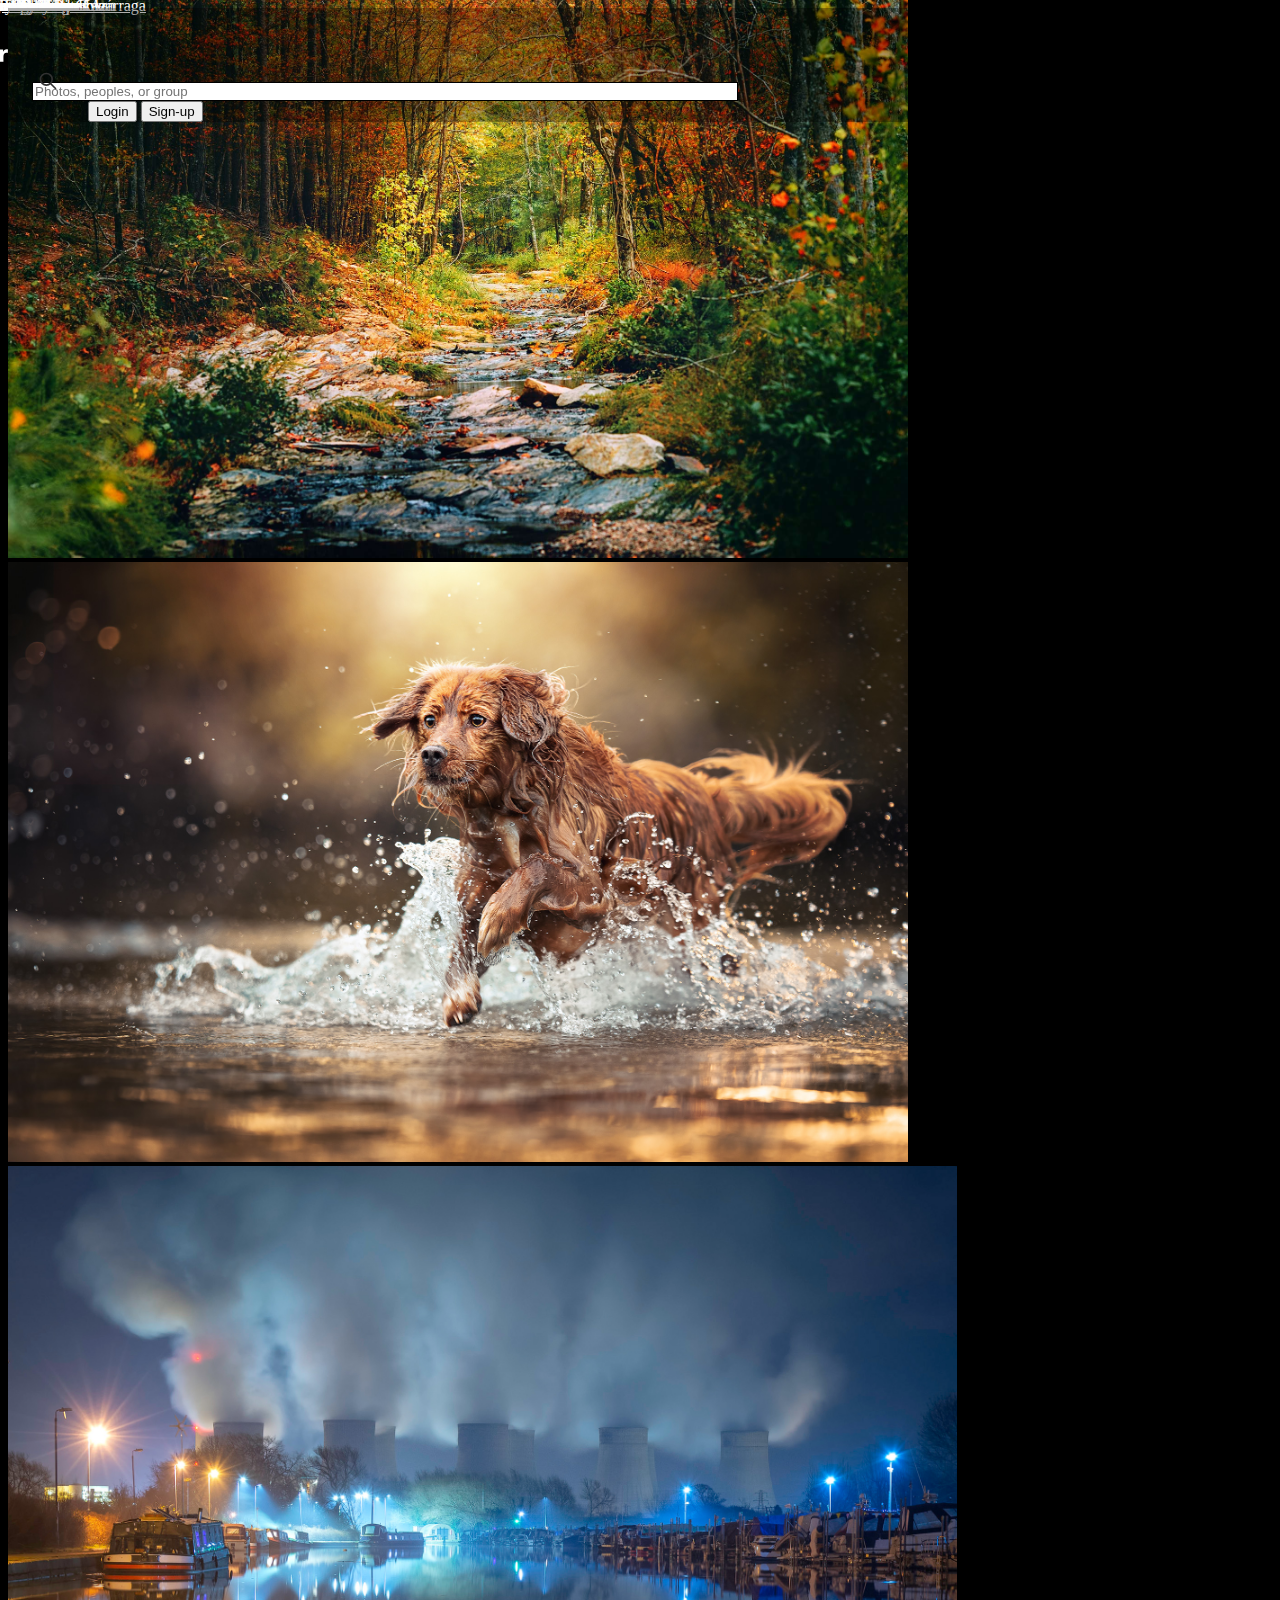
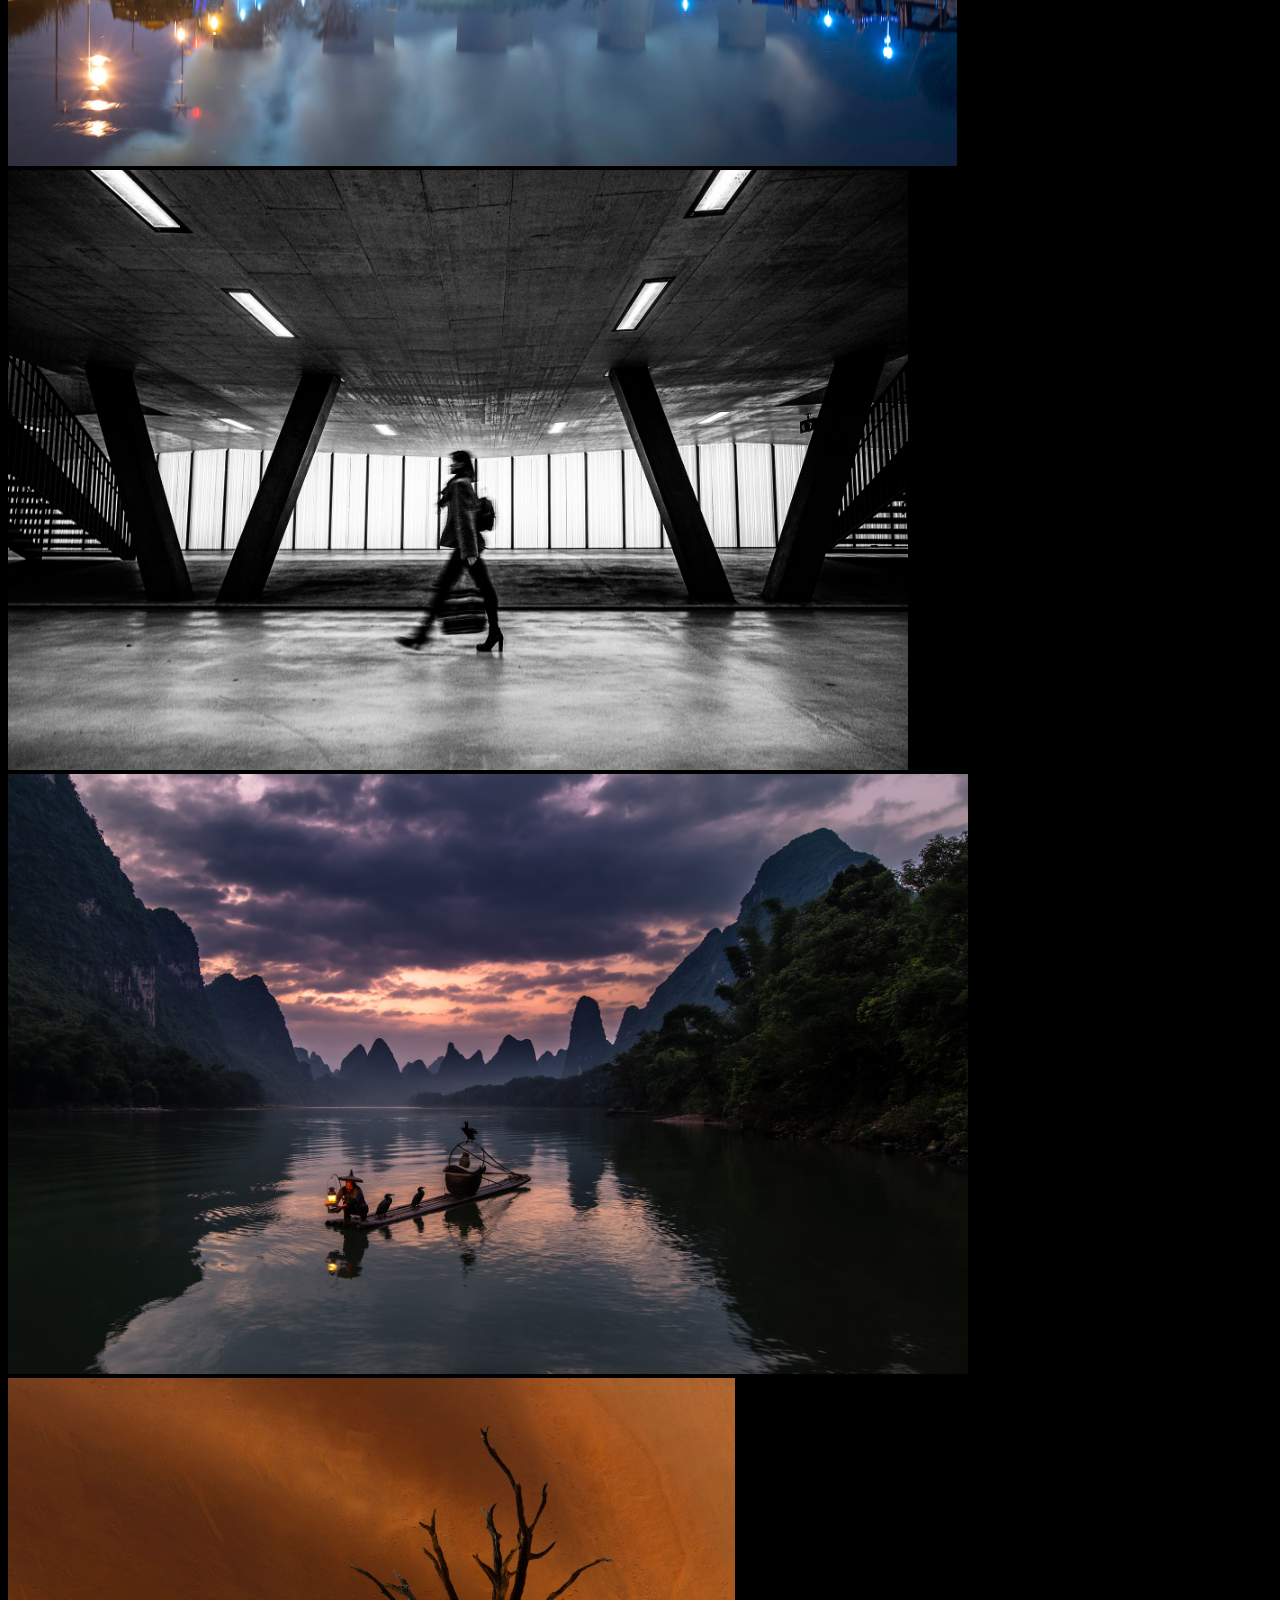
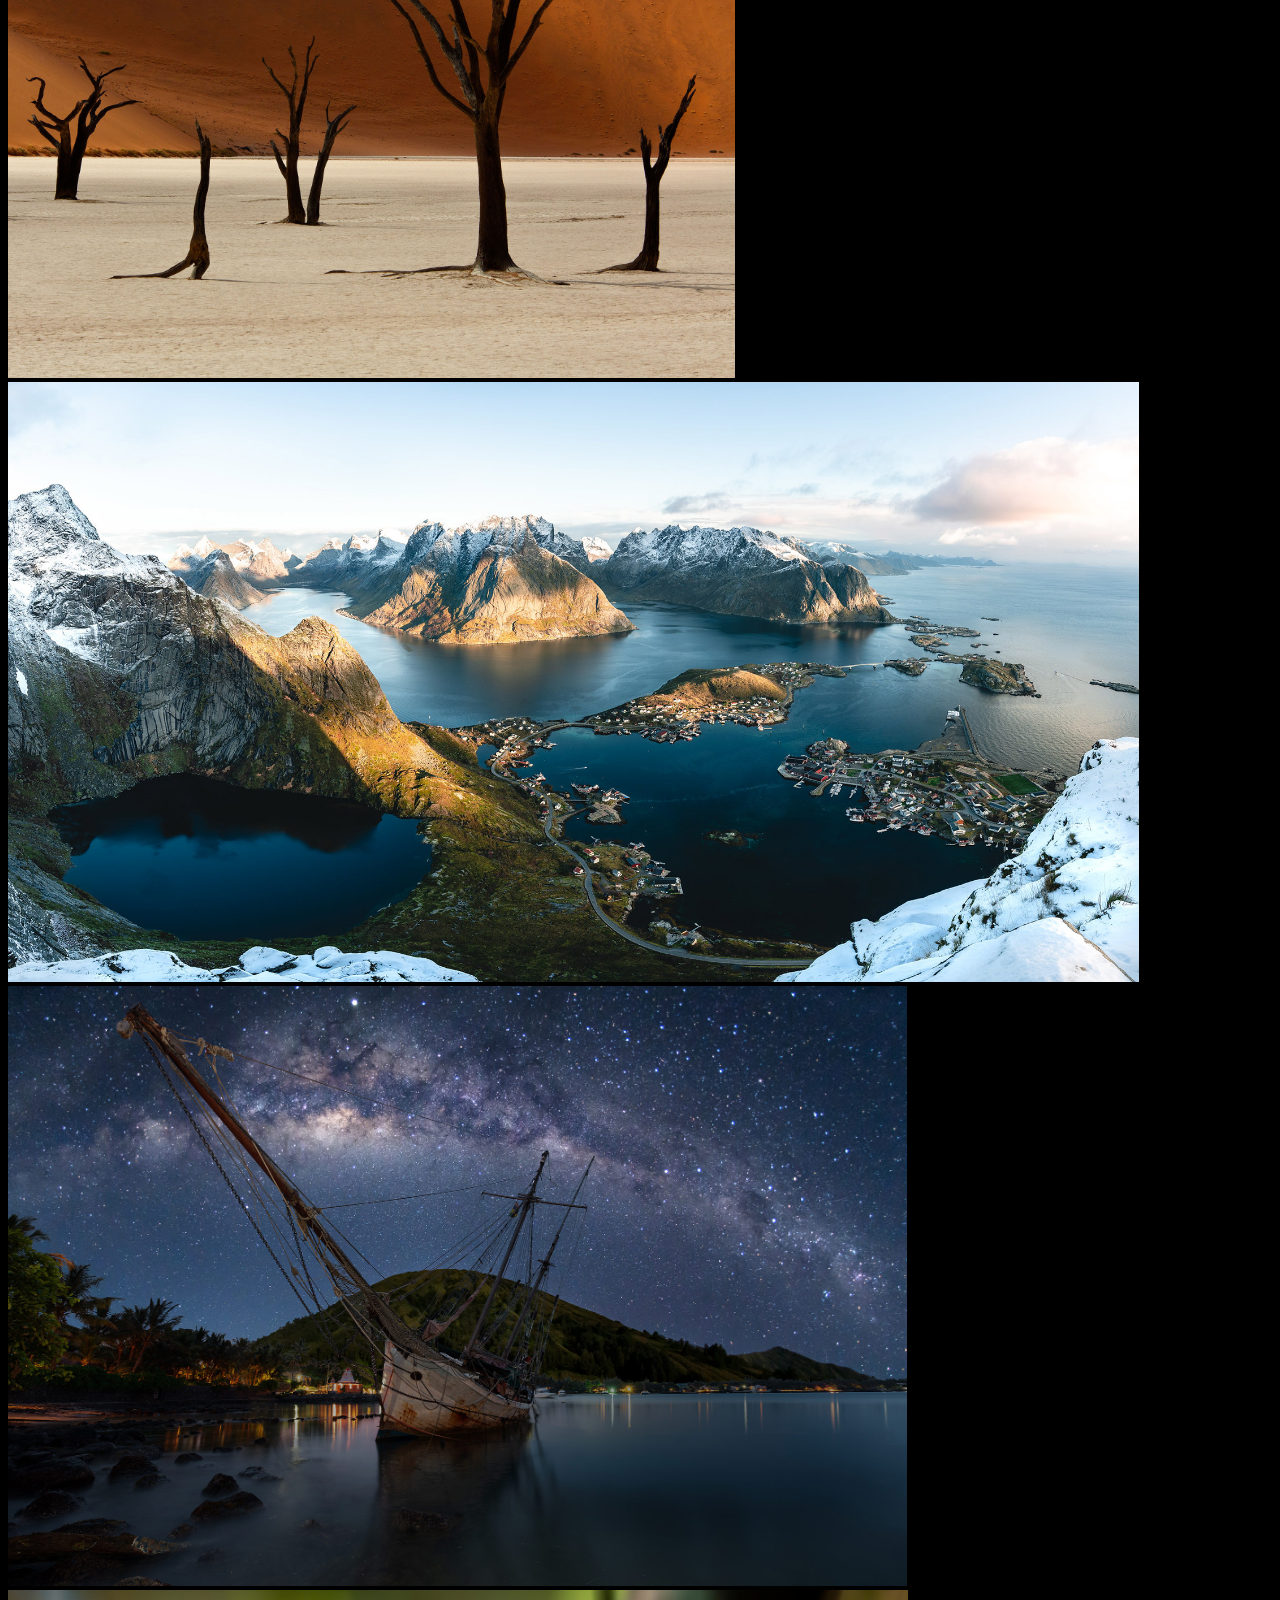
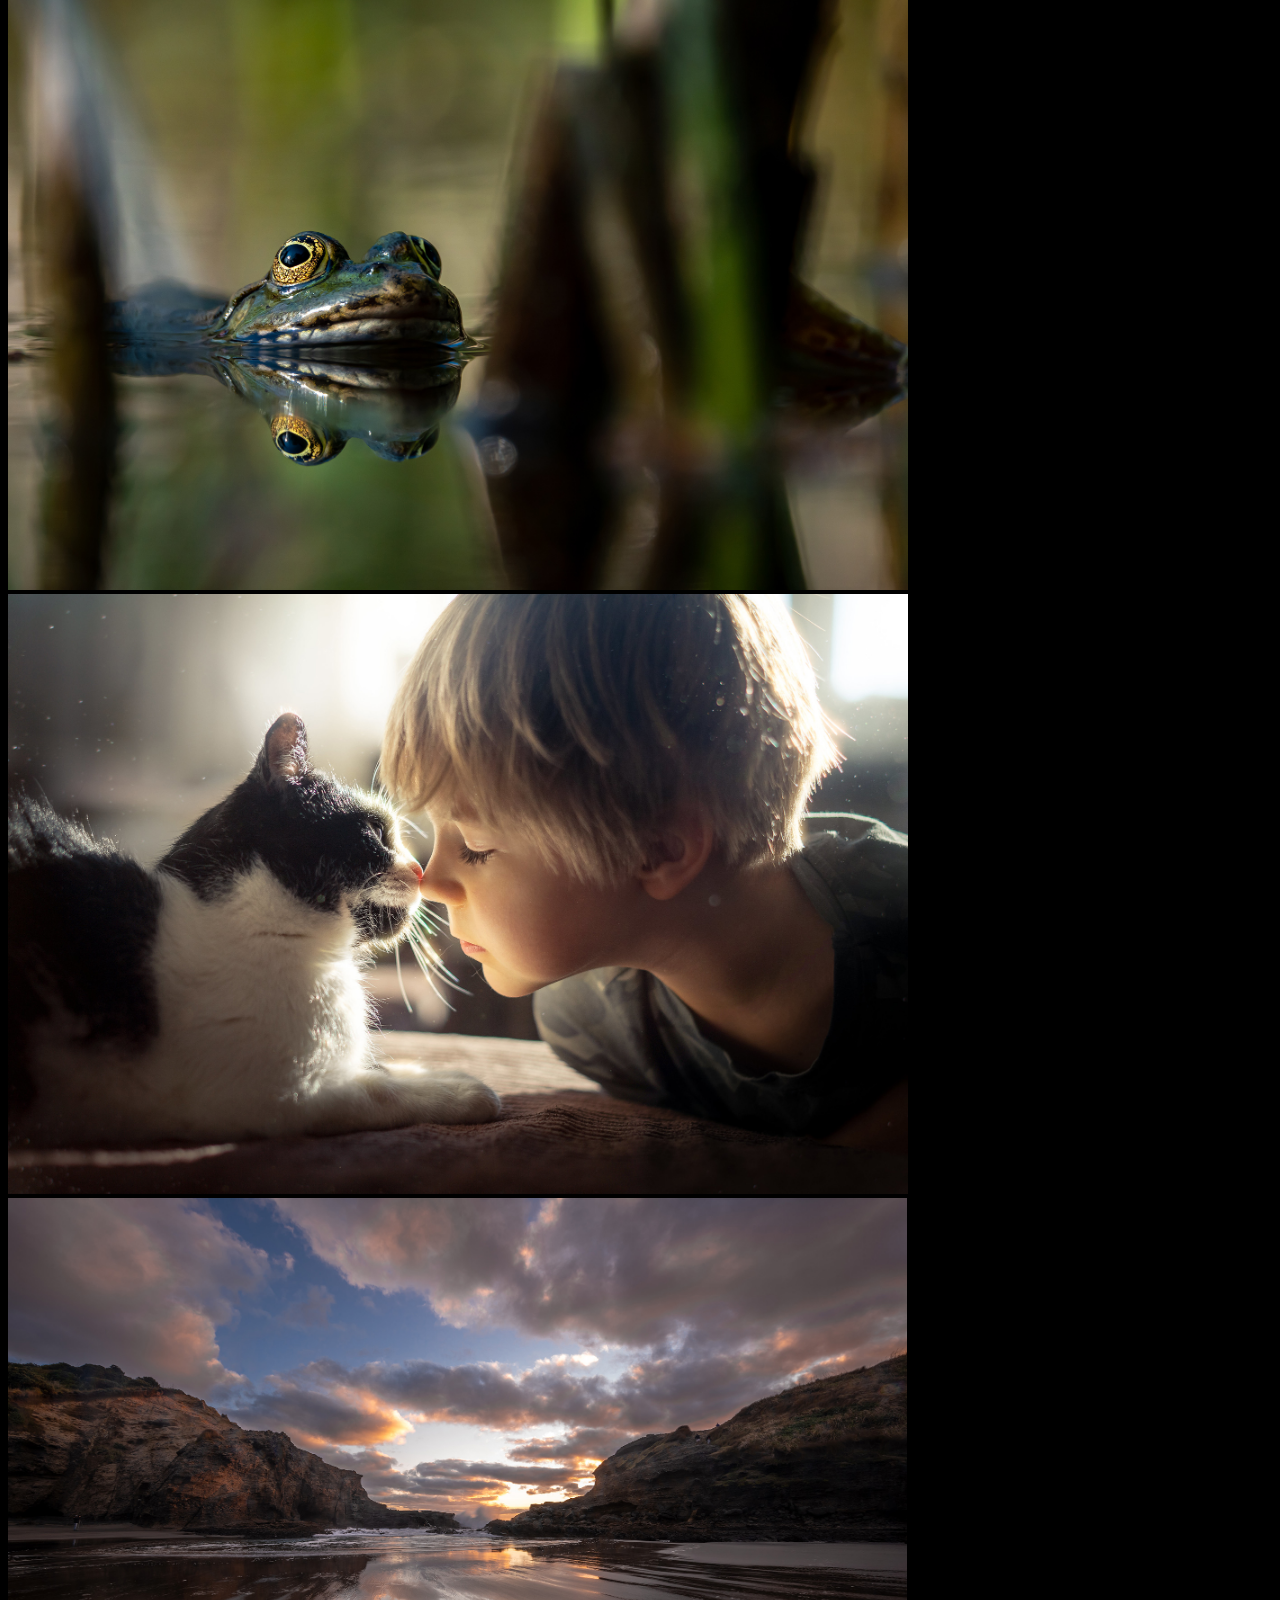
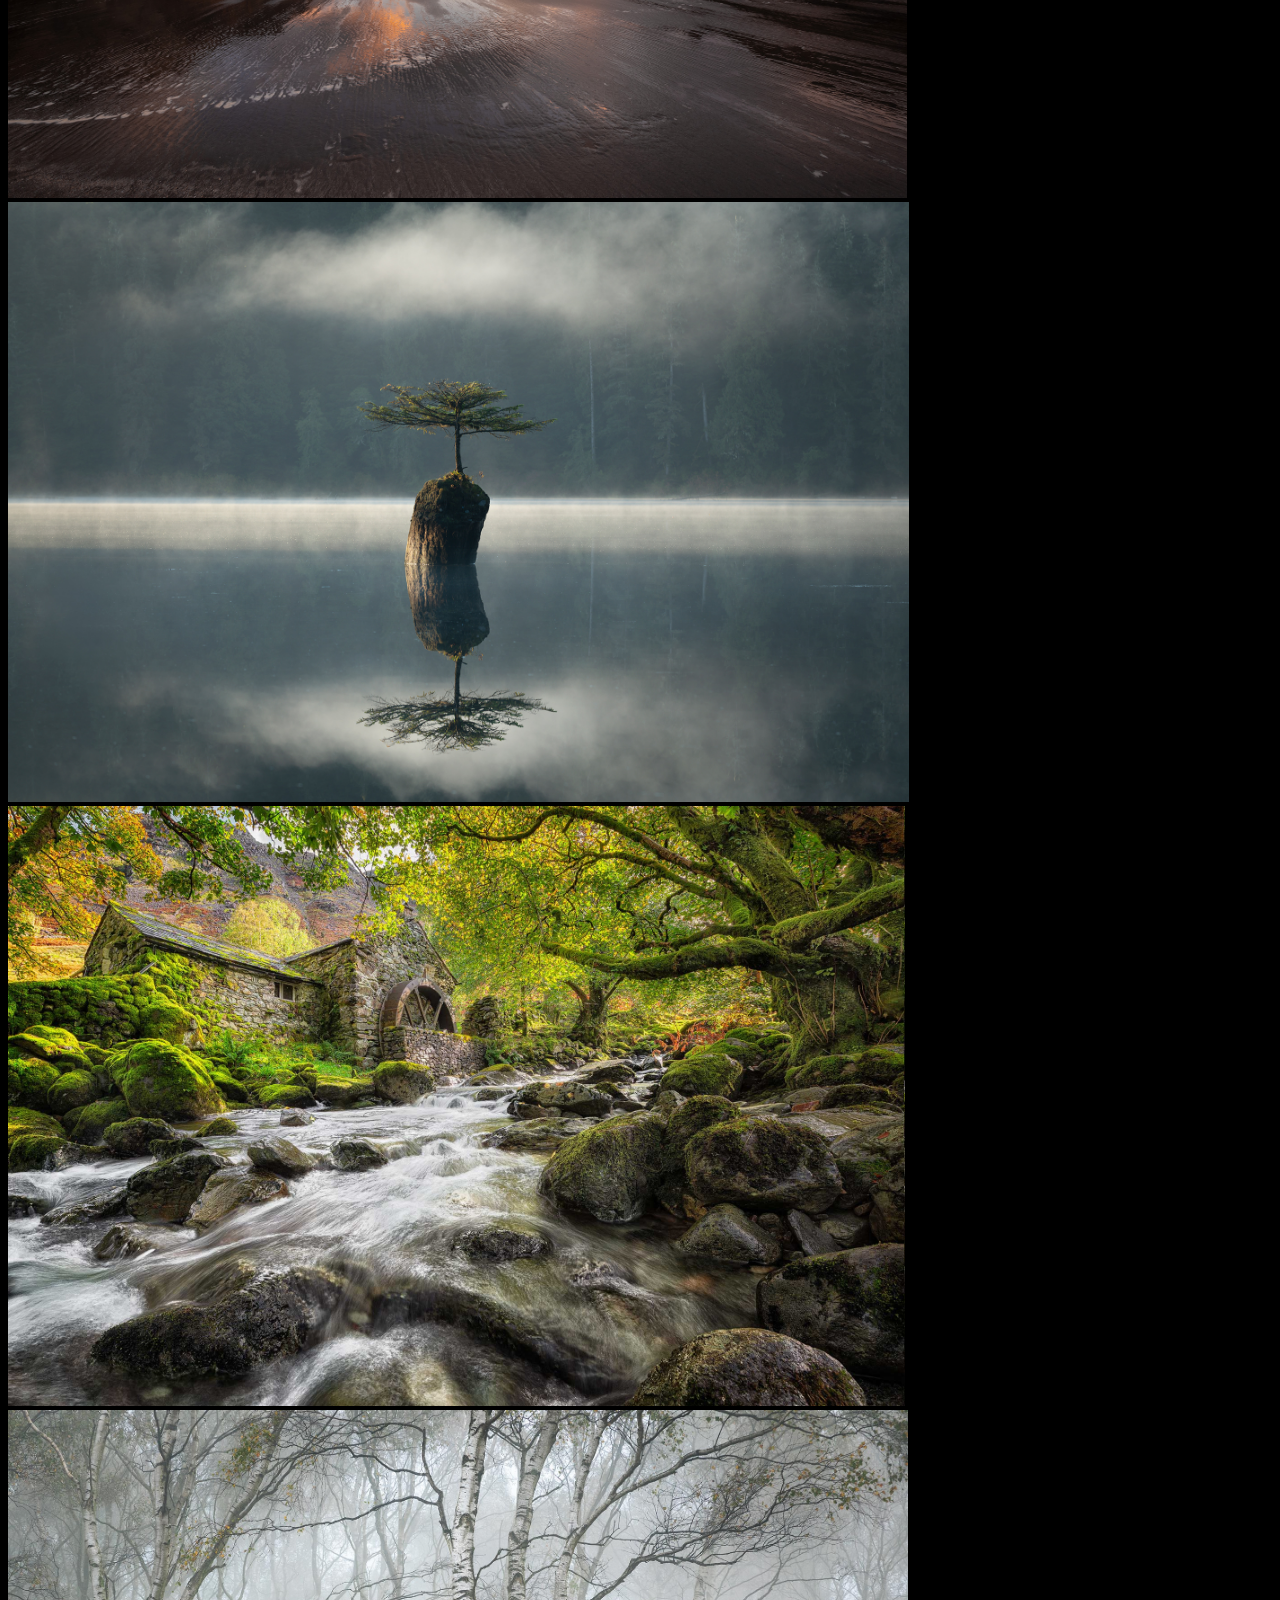
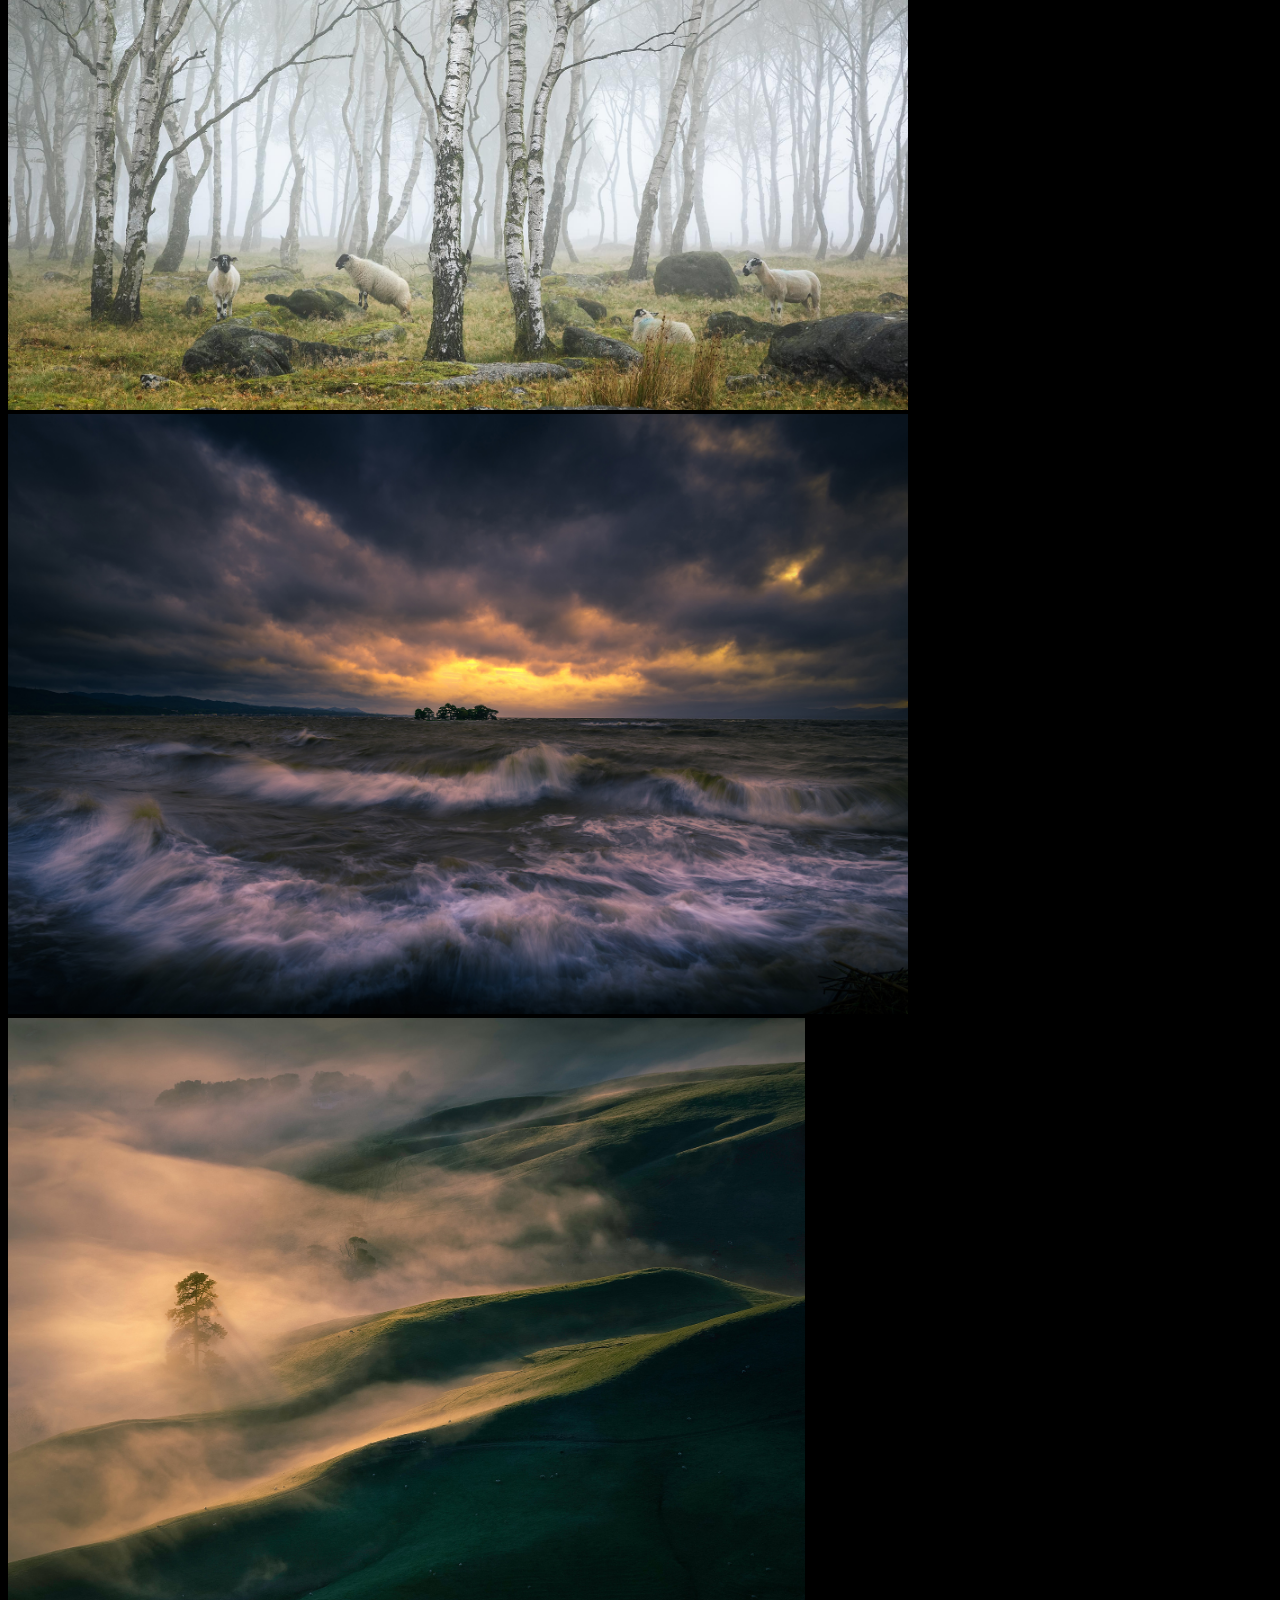
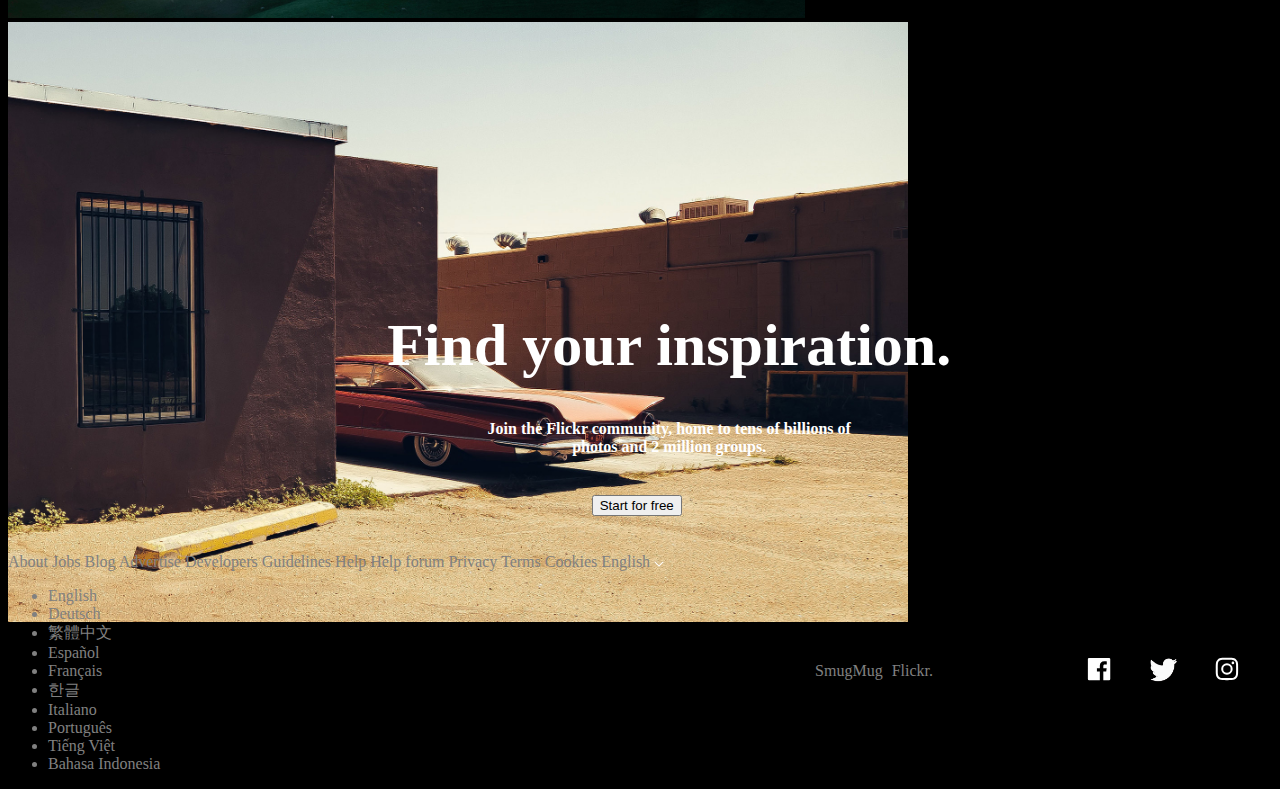
<file: index.html>
<!DOCTYPE html>
<html lang="en">

<head>
  <meta charset="UTF-8">
  <meta name="viewport" content="width=device-width, initial-scale=1.0">
  <title>PROJECT</title>
  <link rel="stylesheet" href="style.css">
  <link href="https://cdn.jsdelivr.net/npm/bootstrap@5.3.2/dist/css/bootstrap.min.css" rel="stylesheet"
    integrity="sha384-T3c6CoIi6uLrA9TneNEoa7RxnatzjcDSCmG1MXxSR1GAsXEV/Dwwykc2MPK8M2HN" crossorigin="anonymous">
  <link rel="stylesheet" href="phone.css">
</head>

<body style="background-color: black;">
  <header id="fick" class="p-3 position-fixed">
    <div class="container">
      <div id="flic" class="d-flex flex-wrap align-items-center justify-content-center justify-content-lg-start">
        <a href="/" class="d-flex align-items-center mb-2 mb-lg-0 text-white text-decoration-none">
          <svg class="bi me-2" width="40" height="32" role="img" aria-label="Bootstrap">
            <use xlink:href="#bootstrap" />
          </svg>
        </a>
        <div class="flick">
          <img src="images/flickr_logo_dots.7670d27a.svg" alt="" id="flogo">
        </div>



        <form class="col-12 col-lg-auto mb-3 mb-lg-0 me-lg-3 d-flex" role="search">
          <img src="images/search-svgrepo-com (1).svg" alt="" height="30" width="20" id="search">

          <input class="form-control px-5" type="text" placeholder="Photos, peoples, or group" aria-label="search"
            id="photo">


          <div class="text-end" id="log">
            <a id="buttonA" href="login.html"><button id="logg" type="button"
                class="btn text-light me-2">Login</button></a>
            <a href="signup.html"><button type="button" class="btn btn-light" id="sign-up">Sign-up</button></a>
          </div>
      </div>
    </div>
  </header>

  <div class="heed">
    <div id="carouselExampleAutoplaying" class="carousel slide carousel-fade" data-bs-ride="carousel">
      <div class="carousel-inner" id="carousel-img">
        <div class="carousel-item active" data-bs-interval="4000">
          <img src="images/A_Time_of_Change_Rachel_Brokaw.jpg" class="d-block w-100" alt="" id="time">
          <div class="carousel-caption  d-md-block">
            <a href="#" class="caro-displaying">
              <p class="text">A Time of Change <br>by Rachel Brokaw</p>
            </a>


          </div>
        </div>
        <div class="carousel-item" data-bs-interval="4000">
          <img src="images/benito_druck.jpg" class="d-block w-100" alt="" id="time">
          <div class="carousel-caption d-md-block">
            <a href="#" class="caro-displaying">
              <p>Benito <br>by Ria Putzker</p>
            </a>


          </div>
        </div>
        <div class="carousel-item" data-bs-interval="4000">
          <img src="images/Cool_Power_commended-LPOTY_UK_Steve_Cole.jpg" class="d-block w-100" alt="" id="time">
          <div class="carousel-caption d-md-block">
            <a href="#" class="caro-displaying">
              <p>Cool Power commended-LPOTY <br>by Steve Cole</p>
            </a>


          </div>
        </div>
        <div class="carousel-item" data-bs-interval="4000">
          <img src="images/Catwalk_am_Bahnhof_Zurich_Oerlikon_Peter_Arn.jpg" class="d-block w-100" alt="" id="time">
          <div class="carousel-caption d-md-block">
            <a href="#" class="caro-displaying">
              <p>Catwalk am Bahnhof Zürich Oerlikon <br>by Peter Arn</p>
            </a>


          </div>
        </div>
        <div class="carousel-item" data-bs-interval="4000">
          <img src="images/Dawn_of_Another_Day_Sky_Matthews (1).jpg" class="d-block w-100" alt="" id="time">
          <div class="carousel-caption d-md-block">
            <a href="#" class="caro-displaying">
              <p>Dawn of Another Day <br>by Sky Matthews</p>
            </a>


          </div>
        </div>
        <div class="carousel-item" data-bs-interval="4000">
          <img src="images/Desert_Beauty background.jpg" class="d-block w-100" alt="" id="time">
          <div class="carousel-caption d-md-block">
            <a href="#" class="caro-displaying">
              <p>Desert Beauty <br>by Christoph Fischer</p>
            </a>


          </div>
        </div>
        <div class="carousel-item" data-bs-interval="4000">
          <img src="images/Europes_best_View_Fabian_Fortmann.jpg" class="d-block w-100" alt="" id="time">
          <div class="carousel-caption d-md-block">
            <a href="#" class="caro-displaying">
              <p>Europe's best view <br>by Fabian Fortmann</p>
            </a>


          </div>
        </div>
        <div class="carousel-item" data-bs-interval="4000">
          <img src="images/Fantasy_Island_Daniel_Cheong.jpg" class="d-block w-100" alt="" id="time">
          <div class="carousel-caption d-md-block">
            <a href="#" class="caro-displaying">
              <p> Fantasy Island <br>by Daniel Cheong</p>
            </a>


          </div>
        </div>
        <div class="carousel-item" data-bs-interval="4000">
          <img src="images/Frosch_Bokeh_2_Axel_F.jpg" class="d-block w-100" alt="" id="time">
          <div class="carousel-caption d-md-block">
            <a href="#" class="caro-displaying">
              <p>Frosch, Bokeh 2 <br>by axelfw</p>
            </a>


          </div>
        </div>
        <div class="carousel-item" data-bs-interval="4000">
          <img src="images/Happy_Birthday_Adam_Iwona_Podlasinska.jpg" class="d-block w-100" alt="" id="time">
          <div class="carousel-caption d-md-block">
            <a href="#" class="caro-displaying">
              <p>Happy Birthday Adam! <br>by Iwona Podlasinska</p>
            </a>


          </div>
        </div>
        <div class="carousel-item" data-bs-interval="4000">
          <img src="images/If_Only_We_Could_Turn_Back_Time_Anna_Kwa (1).jpg" class="d-block w-100" alt="" id="time">
          <div class="carousel-caption d-md-block">
            <a href="#" class="caro-displaying">
              <p>If Only We Could Turn Back Time <br>by Anna Kwa</p>
            </a>


          </div>
        </div>
        <div class="carousel-item" data-bs-interval="4000">
          <img src="images/Mists_of_renfrew_Adam_Gibbs.jpg" class="d-block w-100" alt="" id="time">
          <div class="carousel-caption d-md-block">
            <a href="#" class="caro-displaying">
              <p>Mists of Renfrew <br>by Adam Gibbs</p>
            </a>


          </div>
        </div>
        <div class="carousel-item" data-bs-interval="4000">
          <img src="images/Secluded_Pete_Rowbottom.jpg" class="d-block w-100" alt="" id="time">
          <div class="carousel-caption d-md-block">
            <a href="#" class="caro-displaying">
              <p>Secluded <br>by Pete Rowbottom</p>
            </a>


          </div>
        </div>
        <div class="carousel-item" data-bs-interval="4000">
          <img src="images/Sheep_in_the_woods_II_James_Mills.jpg" class="d-block w-100" alt="" id="time">
          <div class="carousel-caption d-md-block">
            <a href="#" class="caro-displaying">
              <p>Sheep in the woods II <br>by James Mills</p>
            </a>


          </div>
        </div>
        <div class="carousel-item" data-bs-interval="4000">
          <img src="images/sunset_1663_Junji_Aoyama.jpg" class="d-block w-100" alt="" id="time">
          <div class="carousel-caption d-md-block">
            <a href="#" class="caro-displaying">
              <p>sunset 1663 <br>by Junji Aoyama</p>
            </a>


          </div>
        </div>
        <div class="carousel-item" data-bs-interval="4000">
          <img src="images/Tree_and_Morning_Mist_Jos_Buurmans.jpg" class="d-block w-100" alt="" id="time">
          <div class="carousel-caption d-md-block">
            <a href="#" class="caro-displaying">
              <p>Tree and Morning Mist <br>by Jos Buurmans</p>
            </a>


          </div>
        </div>
        <div class="carousel-item" data-bs-interval="4000">
          <img src="images/ssssssssssss.jpg" class="d-block w-100" alt="" id="time">
          <div class="carousel-caption d-md-block">
            <a href="#" class="caro-displaying">
              <p>Albuquerque, New Mexico <br>by Jorge Guadalupe Lizárraga</p>
            </a>


          </div>
        </div>
      </div>
    </div>





    <footer>
      <div id="space">
        <a href="https://www.flickr.com/about" class="ps-3 mt-2">About</a>
        <a href="https://www.flickr.com/jobs" class="ps-3 mt-2">Jobs</a>
        <a href="https://blog.flickr.net/en" class="ps-3 mt-2">Blog</a>
        <a href="https://www.flickrads.com/?utm_source=flickr&utm_campaign=footer" class="ps-3 mt-2">Advertise</a>
        <a href="https://www.flickr.com/services/developer" class="ps-3 mt-2">Developers</a>
        <a href="https://www.flickr.com/help/guidelines" class="ps-3 mt-2">Guidelines</a>
        <a href="https://flickrhelp.com/" class=" ps-3 mt-2">Help</a>
        <a href="https://www.flickr.com/help/forum" class="ps-3 mt-2">Help forum</a>
        <a href="https://www.flickr.com/help/privacy" class="ps-3 mt-2">Privacy</a>
        <a href="https://www.flickr.com/help/terms" class="ps-3 mt-2">Terms</a>
        <a href="https://www.flickr.com/help/cookies" class="ps-3 mt-2">Cookies</a>


        <a href="https://www.flickr.com/change_language.gne?lang=en-US&csrf=" class=" ps-3 mt-2 "
          data-bs-toggle="dropdown" aria-expanded="false">English <span><img src="images/download.png"
              alt=""></span></a>

        <ul class="dropdown-menu z-100">
          <a href="#" class="text-decoration-none text-dark">
            <li>English</li>
          </a>

          <a href="#" class="text-decoration-none text-dark">
            <li>Deutsch</li>
          </a>
          <a href="#" class="text-decoration-none text-dark">
            <li>繁體中文</li>
          </a>
          <a href="#" class="text-decoration-none text-dark">
            <li>Español</li>
          </a>
          <a href="#" class="text-decoration-none text-dark">
            <li>Français</li>
          </a>
          <a href="#" class="text-decoration-none text-dark">
            <li>한글</li>
          </a>
          <a href="#" class="text-decoration-none text-dark">
            <li>Italiano</li>
          </a>
          <a href="#" class="text-decoration-none text-dark">
            <li>Português</li>
          </a>
          <a href="#" class="text-decoration-none text-dark">
            <li>Tiếng Việt</li>
          </a>
          <a href="#" class="text-decoration-none text-dark">
            <li>Bahasa Indonesia</li>
          </a>
        </ul>

      </div>
      <div class="rat">
        <a href="https://www.smugmug.com/" class="ps-2">SmugMug</a>+<a href="https://www.flickr.com/">Flickr.</a>
      </div>
      <p class="connect">Connect people through photography.</p>
      <div id="footerIcon">
        <a href="https://www.facebook.com/flickr"><img src="images/svgexport-7.svg" alt="" id="face"></a>
        <a href="https://twitter.com/flickr"><img src="images/real_twitter-removebg-preview.png" alt="" id="face"></a>
        <a href="https://www.instagram.com/flickr/"><img src="images/svgexport-9.svg" alt="" id="face"></a>
      </div>

    </footer>

    <div class="dark">
      <h1 class="find">Find your inspiration.</h1>
      <h4 class="mt-4" id="join">Join the Flickr community, home to tens of billions of <br>photos and 2 million groups.
      </h4><br>
      <a href="signup.html"><button class="btn btn-light mt-2 p-3 fs-3" id="start">Start for free</button></a>
    </div>

    <script src="https://cdn.jsdelivr.net/npm/bootstrap@5.3.2/dist/js/bootstrap.bundle.min.js"
      integrity="sha384-C6RzsynM9kWDrMNeT87bh95OGNyZPhcTNXj1NW7RuBCsyN/o0jlpcV8Qyq46cDfL"
      crossorigin="anonymous"></script>
</body>

</html>
</file>
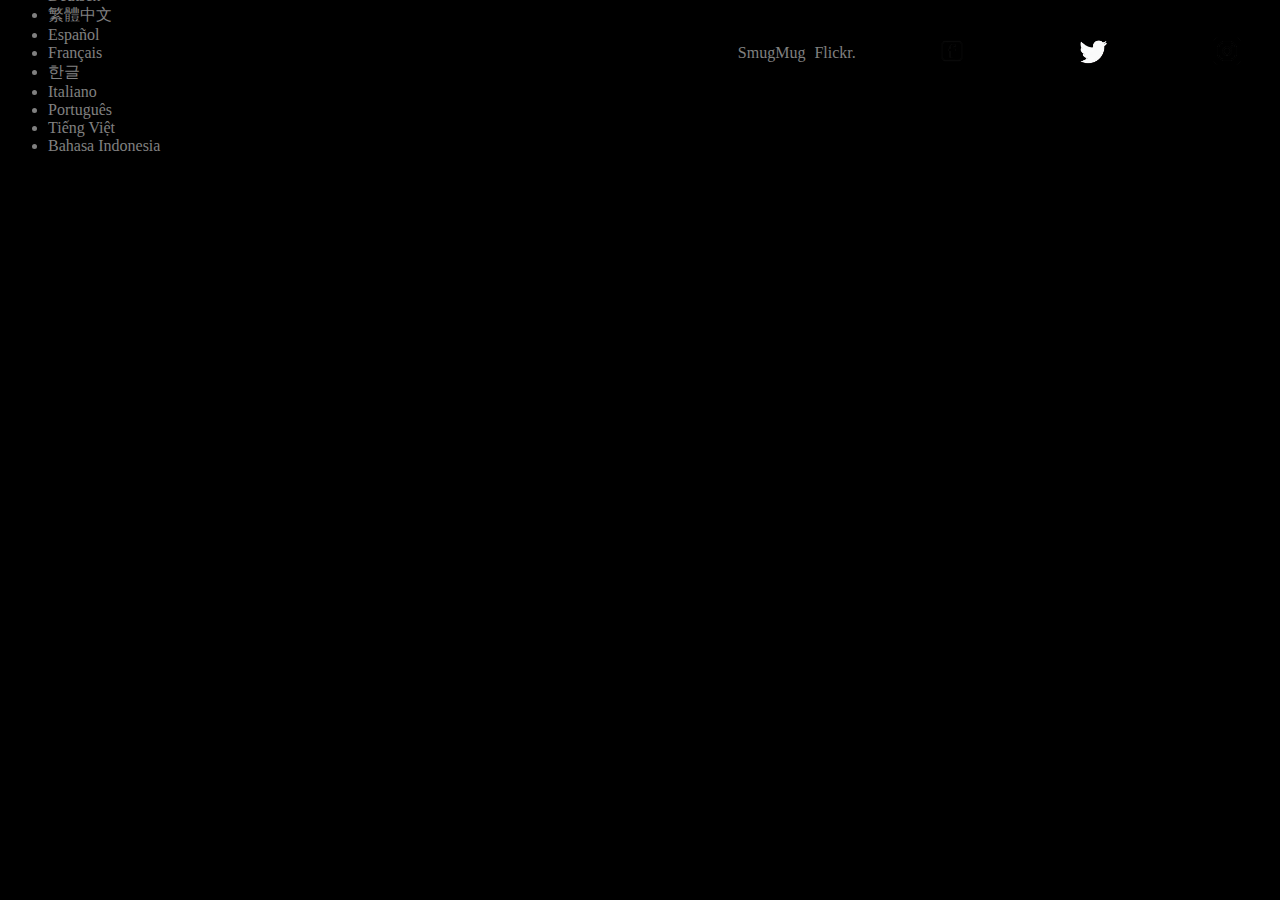
<file: footer.html>
<!DOCTYPE html>
<html lang="en">
<head>
    <meta charset="UTF-8">
    <meta name="viewport" content="width=device-width, initial-scale=1.0">
    <title>Document</title>
    <link href="https://cdn.jsdelivr.net/npm/bootstrap@5.3.2/dist/css/bootstrap.min.css" rel="stylesheet"
    integrity="sha384-T3c6CoIi6uLrA9TneNEoa7RxnatzjcDSCmG1MXxSR1GAsXEV/Dwwykc2MPK8M2HN" crossorigin="anonymous">
  <link rel="stylesheet" href="phone.css">
  <link rel="stylesheet" href="style.css">
</head>
<body style="background-color: black;">
    <footer >
        <div id="space">
          <a href="#" class="ps-3 mt-2">About</a>
          <a href="#" class="ps-3 mt-2">Jobs</a>
          <a href="#" class="ps-3 mt-2">Blog</a>
          <a href="#" class="ps-3 mt-2">Advertise</a>
          <a href="#" class="ps-3 mt-2">Developers</a>
          <a href="#" class="guide ps-3 mt-2">Guidelines</a>
          <a href="#" class=" ps-3 mt-2">Help</a>
          <a href="#" class="forum ps-3 mt-2">Help forum</a>
          <a href="#" class="privacy ps-3 mt-2">Privacy</a>
          <a href="#" class="tern ps-3 mt-2">Terms</a>
          <a href="#" class="cook ps-3 mt-2">Cookies</a>
  
  
          <a href="#" class=" ps-3 mt-2 " data-bs-toggle="dropdown" aria-expanded="false">English <span><img
                src="images/download.png" alt=""></span></a>
  
          <ul class="dropdown-menu z-100">
            <a href="#" class="text-decoration-none text-dark">
              <li>English</li>
            </a>
  
            <a href="#" class="text-decoration-none text-dark">
              <li>Deutsch</li>
            </a>
            <a href="#" class="text-decoration-none text-dark">
              <li>繁體中文</li>
            </a>
            <a href="#" class="text-decoration-none text-dark">
              <li>Español</li>
            </a>
            <a href="#" class="text-decoration-none text-dark">
              <li>Français</li>
            </a>
            <a href="#" class="text-decoration-none text-dark">
              <li>한글</li>
            </a>
            <a href="#" class="text-decoration-none text-dark">
              <li>Italiano</li>
            </a>
            <a href="#" class="text-decoration-none text-dark">
              <li>Português</li>
            </a>
            <a href="#" class="text-decoration-none text-dark">
              <li>Tiếng Việt</li>
            </a>
            <a href="#" class="text-decoration-none text-dark">
              <li>Bahasa Indonesia</li>
            </a>
          </ul>
  
        </div>
        <div class="rat">
          <a href="#" class="ps-2 ">SmugMug</a>+<a href="#">Flickr.</a>
  
        </div>
        <a href="#"><img src="images/facebook_logo-removebg-preview.png" alt="" id="face"></a>
        <a href="#"><img src="images/real_twitter-removebg-preview.png" alt="" id="face"></a>
        <a href="#"><img src="images/twitter_logo-removebg-preview.png" alt="" id="face"></a>
      </footer>
      <script src="https://cdn.jsdelivr.net/npm/bootstrap@5.3.2/dist/js/bootstrap.bundle.min.js"
      integrity="sha384-C6RzsynM9kWDrMNeT87bh95OGNyZPhcTNXj1NW7RuBCsyN/o0jlpcV8Qyq46cDfL"
      crossorigin="anonymous"></script>
</body>
</html>
</file>
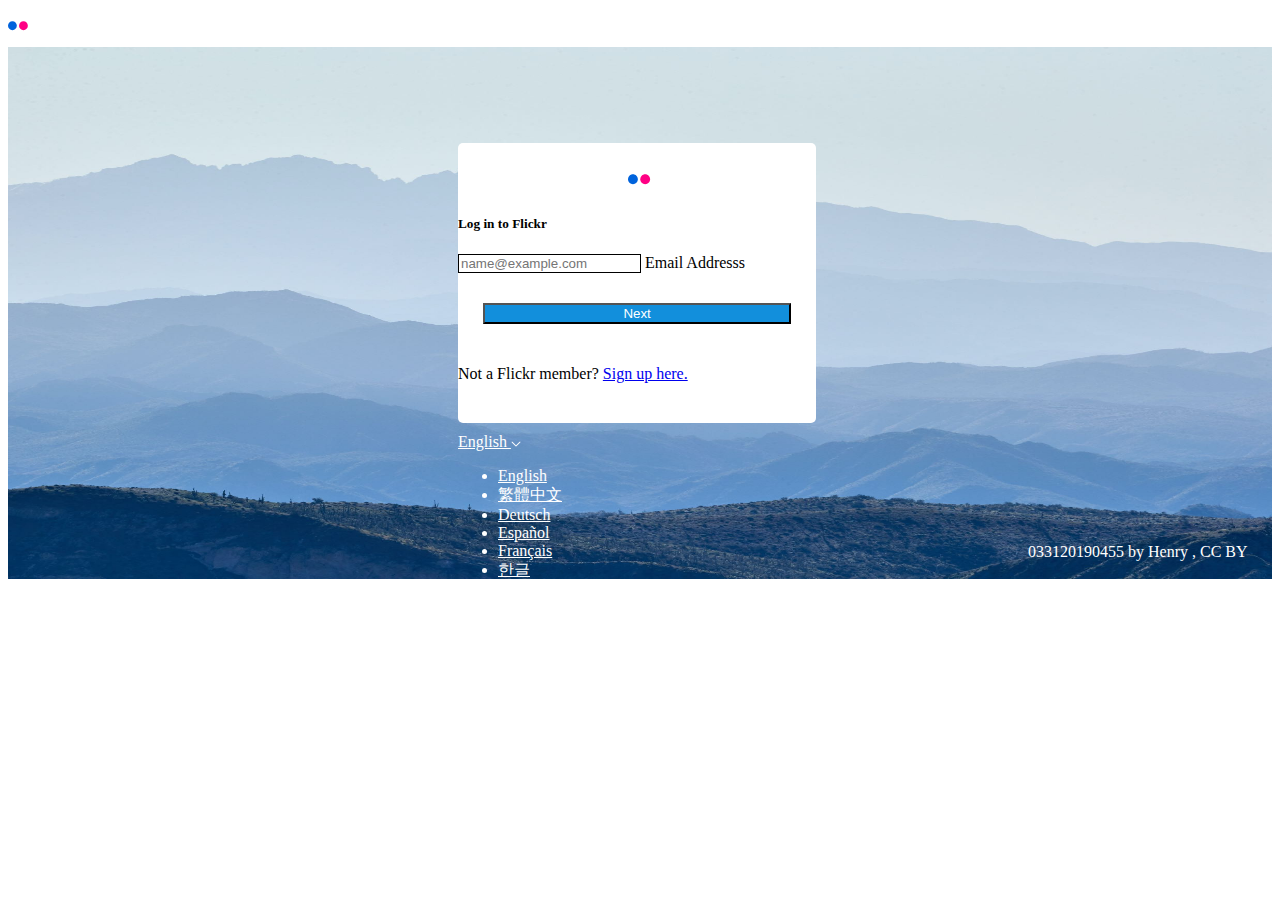
<file: login.html>
<!DOCTYPE html>
<html lang="en">
<head>
    <meta charset="UTF-8">
    <meta name="viewport" content="width=device-width, initial-scale=1.0">
    <title>Flickr</title>
    <link rel="stylesheet" href="style.css">
    <link href="https://cdn.jsdelivr.net/npm/bootstrap@5.3.2/dist/css/bootstrap.min.css" rel="stylesheet" integrity="sha384-T3c6CoIi6uLrA9TneNEoa7RxnatzjcDSCmG1MXxSR1GAsXEV/Dwwykc2MPK8M2HN" crossorigin="anonymous">
    <link rel="stylesheet" href="phone.css">
</head>
<body>
        <nav class="navbar bg-dark">
            <div class="container">
              <a class="navbar-brand" href="./index.html">
                <img src="images/flickr_logo_dots.7670d27a.svg" alt="Bootstrap" width="90" height="35" class="ms-3">
              </a>
            </div>
          </nav>
    
    <img src="images/background blue.jpg" alt="" id="blue">
    <div class="input">
        <img src="images/flickr_logo_dots.7670d27a.svg" alt="" width="100" id="dot">
        <h5 class="fw-normal text-center pt-2">Log in to Flickr</h5>
         <div class="form-floating mx-4">
            <input type="email" class="form-control" id="floatinginput" placeholder="name@example.com">
            <label for="floatinginput">Email Addresss</label>  </div>
          
            <button class="btn" id="next">Next</button>
            <p class="text-center">Not a Flickr member? <a href="signup.html" class="text-decoration-none">Sign up here.</a></p>
    </div>

    <div class="text-light d-flex" id="list">
        <a href="#" class=" ps-2 text-decoration-none" data-bs-toggle="dropdown"
        aria-expanded="false" class="lish">English <span><img src="images/download.png" alt="" class="down"></span></a>

        <!-- <div id="list-eng">English <img src="images/download.png" alt=""></div> -->
        <ul class="dropdown-menu z-100">
            <a href="#" class="text-decoration-none text-dark">
                <li>English</li>
            </a>
            <a href="#" class="text-decoration-none text-dark">
                <li>繁體中文</li>
            </a>
            <a href="#" class="text-decoration-none text-dark">
                <li>Deutsch</li>
            </a>
            <a href="#" class="text-decoration-none text-dark">
                <li>Español</li>
            </a>
            <a href="#" class="text-decoration-none text-dark">
                <li>Français</li>
            </a>
            <a href="#" class="text-decoration-none text-dark">
                <li>한글</li>
            </a>
            <a href="#" class="text-decoration-none text-dark">
                <li>Italiano</li>
            </a>
            <a href="#" class="text-decoration-none text-dark">
                <li>Português</li>
            </a>
            <a href="#" class="text-decoration-none text-dark">
                <li>Tiếng Việt</li>
            </a>
            <a href="#" class="text-decoration-none text-dark">
                <li>Bahasa Indonesia</li>
            </a>
        </ul>
        <div>
            <ul class="d-flex list-unstyled" id="term">
                <a href="https://www.flickr.com/help" class="text-decoration-none"> <li class="mx-2 ">Help</li></a>
                <a href="https://www.flickr.com/help/privacy" class="text-decoration-none"><li class="mx-2 ">Privacy</li></a>
                <a href="https://www.flickr.com/help/terms" class="text-decoration-none"><li class="mx-2 ">Terms</li></a>
            </ul>
        </div>
    </div>
    
        <p class="Henry">033120190455 by Henry , CC BY</p>
    

    <script src="https://cdn.jsdelivr.net/npm/bootstrap@5.3.2/dist/js/bootstrap.bundle.min.js" integrity="sha384-C6RzsynM9kWDrMNeT87bh95OGNyZPhcTNXj1NW7RuBCsyN/o0jlpcV8Qyq46cDfL" crossorigin="anonymous"></script>
</body>
</html>
</file>
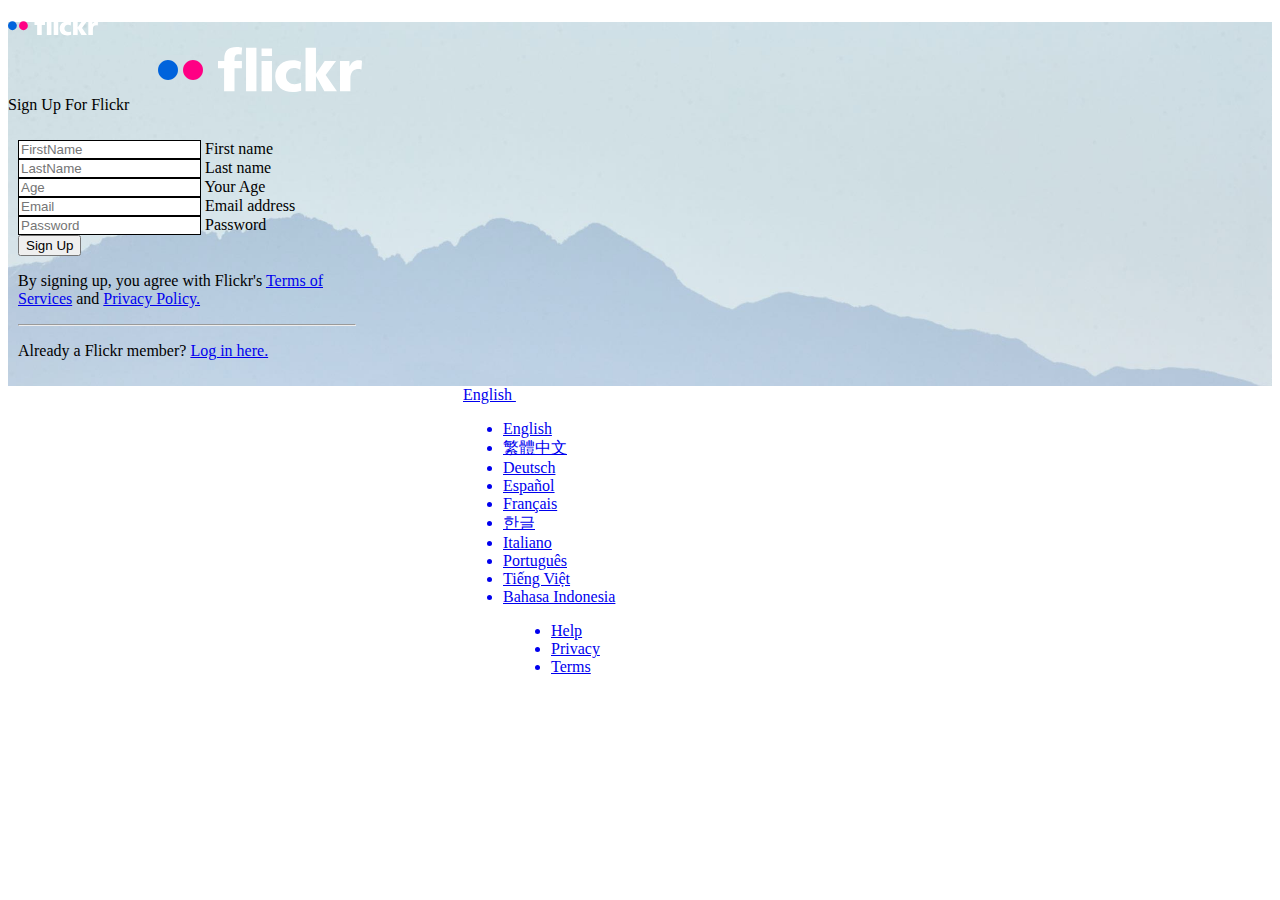
<file: signup.html>
<!DOCTYPE html>
<html lang="en">

<head>
    <meta charset="UTF-8">
    <meta name="viewport" content="width=device-width, initial-scale=1.0">
    <title>Document</title>
    <link rel="stylesheet" href="style.css">
    <link rel="stylesheet" href="https://cdnjs.cloudflare.com/ajax/libs/font-awesome/4.7.0/css/font-awesome.min.css">
    <link href="https://cdn.jsdelivr.net/npm/bootstrap@5.3.2/dist/css/bootstrap.min.css" rel="stylesheet"
        integrity="sha384-T3c6CoIi6uLrA9TneNEoa7RxnatzjcDSCmG1MXxSR1GAsXEV/Dwwykc2MPK8M2HN" crossorigin="anonymous">
    <link rel="stylesheet" href="phone.css">
</head>

<body>
    <div class="container-fluid">
        <div class="row">
            <div class="col-lg-12">
                <nav class="navbar bg-dark position-sticky top-0 z-3 col-lg-12 col-sm-12 col-md-12" id="nav-sign">
                    <div class="container">
                        <a class="navbar-brand" href="./index.html">
                            <img src="images/flickr_logo_dots.7670d27a.svg" alt="Bootstrap" width="90" height="35"
                                class="ms-3">
                        </a>
                    </div>
                </nav>
                <div class="cover-img backimg">
                    <div class="col-lg-12 col-md-8 col-sm-6">
                        <div class="bg-white rounded-3 mx-auto inp-holder">
                            <img src="images/flickr_logo_dots.7670d27a.svg" alt="" class="login-logo">
                            <div class="">
                                <p class="text-center text-dark fs-5" id="log-sign">Sign Up For Flickr</p>
                            </div>

                            <div class="mx-auto w-100 no-padding">
                                <div class="form-floating">
                                    <input type="text" id="Floatinginput" placeholder="FirstName"
                                        class="form-control px-4 mt-2 p-3">
                                    <label for="floatinginput">First name</label>
                                </div>

                                <div class="form-floating">
                                    <input type="text" id="Floatinginput" placeholder="LastName"
                                        class="form-control px-4 mt-2 p-3">
                                    <label for="floatinginput">Last name</label>
                                </div>
                                <div class="form-floating">
                                    <input type="number" id="Floatinginput" placeholder="Age"
                                        class="form-control px-4 mt-2 p-3">
                                    <label for="floatinginput">Your Age</label>
                                </div>
                                <div class="form-floating">
                                    <input type="text" id="Floatinginput" placeholder="Email"
                                        class="form-control px-4 mt-2 p-3">
                                    <label for="floatinginput">Email address</label>
                                </div>
                                <div class="form-floating">
                                    <input type="password" id="Floatinginput" placeholder="Password"
                                        class="form-control px-4 mt-2 p-3">
                                    <label for="floatinginput">Password</label>
                                </div>
                                <div class="mt-4 p-2 mx-auto align-items-center">
                                    <button class="btn btn-primary text-center w-100 m-1">Sign Up</button>
                                </div>
                                <div>
                                    <p class="text-muted text-center up">By signing up, you agree with Flickr's <a href="#"
                                            class="text-decoration-none"><span class="text-primary">Terms of
                                                Services</span></a> and <a href="#" class="text-decoration-none"><span
                                                class="text-primary ">Privacy Policy.</span></a></p>
                                </div>
                                <hr>
                                <div>
                                    <p class="px-4 member">Already a Flickr member? <span class="
                                        text-primary"><a href="./login.html" class="text-decoration-none"> Log in here.</span></a>
                                    </p>
                                </div>
                            </div>
                        </div>
                    </div>
                    <p class="Henry-sec">033120190455 by Henry , CC BY</p>
                </div>

            </div>
        </div>
    </div>
     <div class="text-dark d-flex" id="down">
        <div class="pe-4">
            <a href="#" class=" ps-2 text-decoration-none" data-bs-toggle="dropdown"
                aria-expanded="false" class="he">English <span><img src="images/download.png" alt=""></span></a>

            <ul class="dropdown-menu z-100">
                <a href="#" class="text-decoration-none text-dark">
                    <li>English</li>
                </a>
                <a href="#" class="text-decoration-none text-dark">
                    <li>繁體中文</li>
                </a>
                <a href="#" class="text-decoration-none text-dark">
                    <li>Deutsch</li>
                </a>
                <a href="#" class="text-decoration-none text-dark">
                    <li>Español</li>
                </a>
                <a href="#" class="text-decoration-none text-dark">
                    <li>Français</li>
                </a>
                <a href="#" class="text-decoration-none text-dark">
                    <li>한글</li>
                </a>
                <a href="#" class="text-decoration-none text-dark">
                    <li>Italiano</li>
                </a>
                <a href="#" class="text-decoration-none text-dark">
                    <li>Português</li>
                </a>
                <a href="#" class="text-decoration-none text-dark">
                    <li>Tiếng Việt</li>
                </a>
                <a href="#" class="text-decoration-none text-dark">
                    <li>Bahasa Indonesia</li>
                </a>
            </ul>
        </div>
        <div>
            <ul class="d-flex list-unstyled ps-5" id="down1">
                <a href="https://www.flickr.com/help" class="text-decoration-none">
                    <li class="mx-2" class="he">Help</li>
                </a>
                <a href="https://www.flickr.com/help/privacy" class="text-decoration-none">
                    <li class="mx-2" class="he">Privacy</li>
                </a>
                <a href="https://www.flickr.com/help/terms" class="text-decoration-none">
                    <li class="mx-2" class="he">Terms</li>
                </a>
            </ul>
        </div>

    </div> 
     <script src="https://cdn.jsdelivr.net/npm/bootstrap@5.3.2/dist/js/bootstrap.bundle.min.js" 
        integrity="sha384-C6RzsynM9kWDrMNeT87bh95OGNyZPhcTNXj1NW7RuBCsyN/o0jlpcV8Qyq46cDfL"
        crossorigin="anonymous"></script>
    </head>
</body>

</html>
</file>
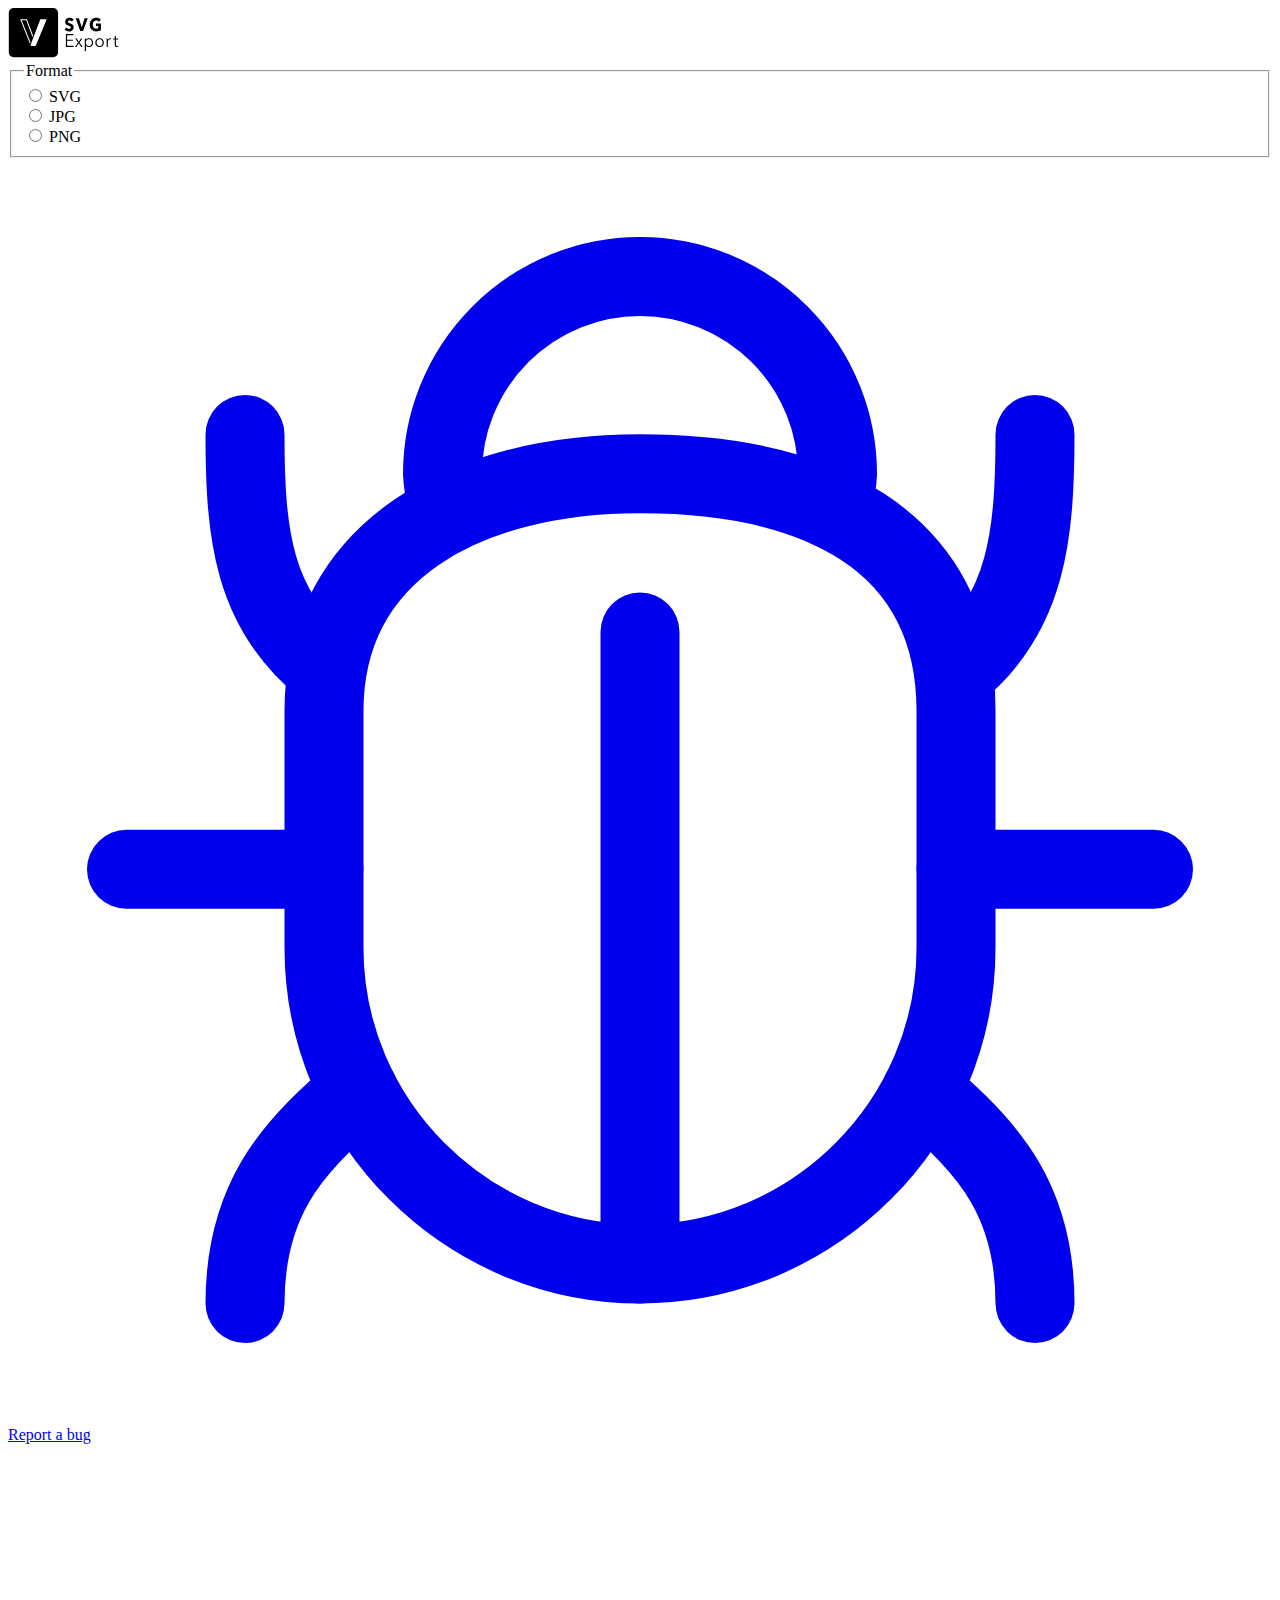
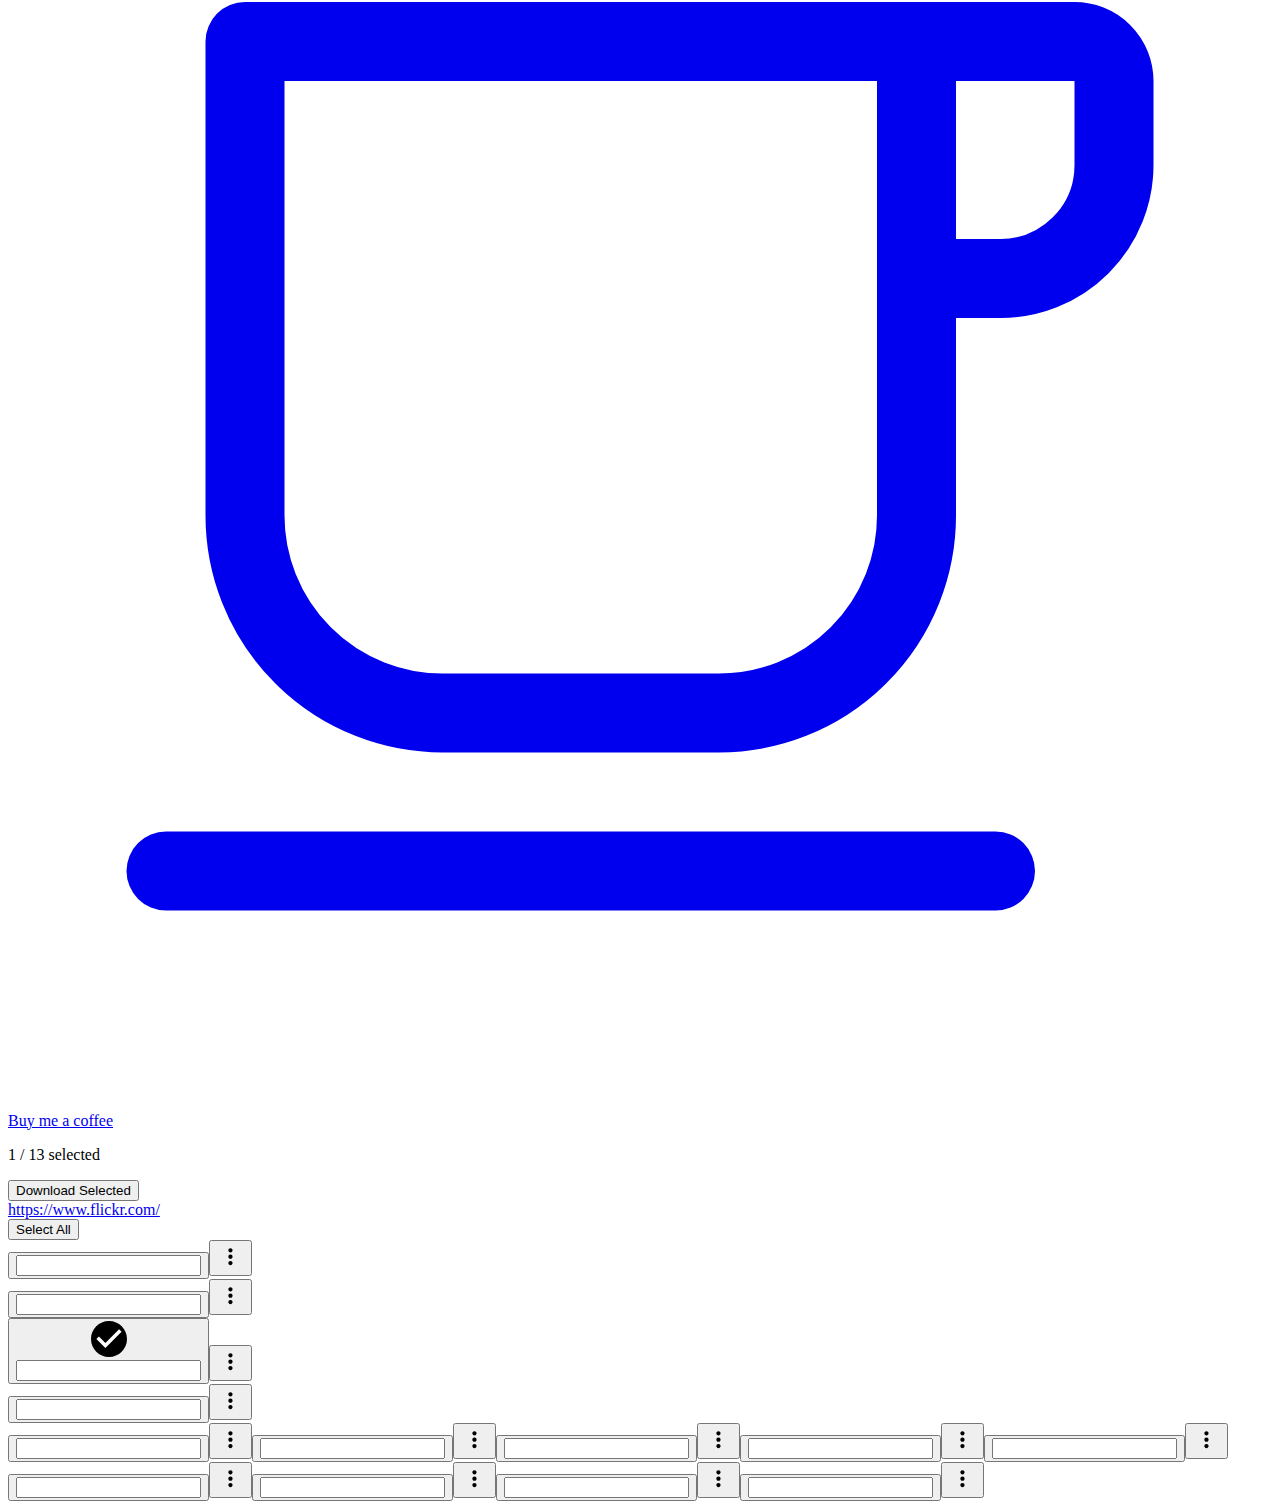
<file: images/SVG Export.html>
<!DOCTYPE html>
<!-- saved from url=(0071)chrome-extension://naeaaedieihlkmdajjefioajbbdbdjgp/svgexport.html?id=2 -->
<html lang="en"><head><meta http-equiv="Content-Type" content="text/html; charset=UTF-8">
    
    <title>SVG Export</title>
    <link rel="stylesheet" href="chrome-extension://naeaaedieihlkmdajjefioajbbdbdjgp/svgexport.css">
    
    
    <link rel="preconnect" href="https://fonts.gstatic.com/">
    <link href="./SVG Export_files/css2" rel="stylesheet">
  <link rel="shortcut icon" type="image/png" href="chrome-extension://naeaaedieihlkmdajjefioajbbdbdjgp/icons/38x38.png"></head>
  <body>
    <div class="flex min-w-full"><div data-v-0c17ff48="" id="sidebar" class="flex flex-col h-screen sticky top-0"><div data-v-0c17ff48="" id="logo" class="bg-gray-900 flex justify-center items-center shadow-md"><svg data-v-0c17ff48="" width="111" height="50" viewBox="0 0 140 64" fill="none" xmlns="http://www.w3.org/2000/svg" class="text-white"><g data-v-0c17ff48="" fill="currentColor"><path data-v-0c17ff48="" d="M80.7406 17.3282C80.4216 16.894 80.0047 16.549 79.4898 16.2932C78.975 16.0373 78.4782 15.9094 77.9996 15.9094C77.7531 15.9094 77.5028 15.9326 77.2491 15.9792C76.9953 16.0257 76.7669 16.1149 76.5638 16.2467C76.3608 16.3785 76.1904 16.549 76.0525 16.7584C75.9148 16.9676 75.8459 17.2351 75.8459 17.5608C75.8459 17.8399 75.9003 18.0725 76.0091 18.2585C76.1178 18.4445 76.2774 18.6074 76.4876 18.747C76.6979 18.8865 76.9481 19.0144 77.2382 19.1307C77.5282 19.247 77.8546 19.3672 78.2171 19.4913C78.7392 19.6773 79.2831 19.8828 79.8488 20.1076C80.4143 20.3324 80.9292 20.6309 81.3933 21.003C81.8573 21.3752 82.2418 21.8365 82.5462 22.387C82.8508 22.9374 83.0031 23.6235 83.0031 24.4454C83.0031 25.3912 82.84 26.2091 82.5137 26.8992C82.1873 27.5892 81.7486 28.159 81.1974 28.6087C80.6464 29.0583 80.0155 29.3917 79.3048 29.6087C78.5942 29.8259 77.8618 29.9344 77.1077 29.9344C76.0055 29.9344 74.9394 29.7289 73.9098 29.318C72.8801 28.9071 72.0244 28.3217 71.3427 27.5619L73.7792 24.9105C74.1563 25.4067 74.653 25.8215 75.2694 26.1549C75.8858 26.4882 76.4985 26.655 77.1077 26.655C77.3833 26.655 77.6515 26.6239 77.9126 26.5619C78.1736 26.4998 78.4021 26.3991 78.5979 26.2596C78.7936 26.1199 78.9495 25.9339 79.0655 25.7013C79.1816 25.4688 79.2396 25.1896 79.2396 24.864C79.2396 24.5538 79.1671 24.2902 79.022 24.0732C78.877 23.8561 78.6704 23.6585 78.4021 23.4801C78.1337 23.3018 77.8002 23.139 77.4013 22.9916C77.0025 22.8443 76.5493 22.6854 76.0417 22.5149C75.5486 22.3442 75.0663 22.1427 74.595 21.9101C74.1237 21.6775 73.703 21.3791 73.3332 21.0146C72.9634 20.6502 72.6661 20.2084 72.4414 19.6889C72.2165 19.1695 72.1041 18.5376 72.1041 17.7934C72.1041 16.8784 72.2782 16.0954 72.6263 15.4443C72.9743 14.7929 73.4311 14.258 73.9968 13.8393C74.5623 13.4207 75.2005 13.1145 75.9111 12.9206C76.6218 12.7269 77.3397 12.6299 78.0648 12.6299C78.935 12.6299 79.8233 12.8005 80.7298 13.1416C81.6362 13.4827 82.4302 13.9866 83.1119 14.6535L80.7406 17.3282Z"></path> <path data-v-0c17ff48="" d="M95.1203 29.5154H91.4002L85.5701 13.0482H89.747L93.3147 24.7241H93.4017L96.9476 13.0482H101.059L95.1203 29.5154Z"></path> <path data-v-0c17ff48="" d="M117.919 28.5152C117.165 28.934 116.284 29.275 115.276 29.5386C114.268 29.8022 113.169 29.934 111.98 29.934C110.747 29.934 109.612 29.7247 108.576 29.306C107.539 28.8874 106.647 28.2982 105.9 27.5384C105.153 26.7786 104.569 25.8676 104.149 24.8055C103.728 23.7434 103.518 22.5611 103.518 21.2586C103.518 19.9406 103.732 18.7466 104.159 17.6767C104.587 16.6068 105.178 15.6958 105.932 14.9438C106.686 14.1917 107.571 13.6142 108.586 13.211C109.602 12.8079 110.696 12.6063 111.871 12.6063C113.089 12.6063 114.221 12.804 115.265 13.1994C116.309 13.5948 117.158 14.1259 117.81 14.7926L115.461 17.6534C115.098 17.2037 114.62 16.8355 114.025 16.5486C113.43 16.2618 112.756 16.1183 112.002 16.1183C111.349 16.1183 110.747 16.2463 110.196 16.5021C109.645 16.758 109.166 17.1146 108.76 17.572C108.354 18.0295 108.039 18.5722 107.814 19.2002C107.589 19.8282 107.477 20.5143 107.477 21.2586C107.477 22.0184 107.578 22.7161 107.781 23.3519C107.984 23.9876 108.285 24.5342 108.684 24.9915C109.083 25.449 109.576 25.8057 110.164 26.0615C110.751 26.3174 111.422 26.4453 112.176 26.4453C112.611 26.4453 113.024 26.4103 113.416 26.3406C113.807 26.2708 114.17 26.1583 114.504 26.0033V23.0029H111.567V19.7932H117.919V28.5152Z"></path> <path data-v-0c17ff48="" d="M74.6277 48.312H82.8725V49.8005H73.0613V33.3333H82.6116V34.8219H74.6277V40.497H82.0894V41.9623H74.6277V48.312Z"></path> <path data-v-0c17ff48="" d="M88.681 44.1713L84.9175 38.9149H86.8101L89.5946 43.0549L92.3792 38.9149H94.163L90.4649 44.1016L94.5111 49.8H92.5968L89.5729 45.2645L86.462 49.8H84.6781L88.681 44.1713Z"></path> <path data-v-0c17ff48="" d="M98.7317 55.382H97.2523V38.9149H98.7317V40.7988H98.7969C99.2175 40.0854 99.7794 39.5466 100.483 39.1822C101.186 38.8179 101.9 38.6357 102.626 38.6357C103.423 38.6357 104.145 38.7831 104.79 39.0776C105.436 39.3722 105.987 39.7754 106.444 40.2871C106.9 40.7988 107.256 41.4035 107.51 42.1012C107.763 42.799 107.89 43.551 107.89 44.3573C107.89 45.1636 107.763 45.9156 107.51 46.6135C107.256 47.3112 106.9 47.916 106.444 48.4277C105.987 48.9394 105.436 49.3425 104.79 49.6371C104.145 49.9317 103.423 50.079 102.626 50.079C101.9 50.079 101.186 49.8968 100.483 49.5324C99.7794 49.168 99.2175 48.6447 98.7969 47.9624H98.7317V55.382ZM106.324 44.3573C106.324 43.7526 106.237 43.1827 106.063 42.6478C105.889 42.1129 105.639 41.6478 105.312 41.2524C104.986 40.8569 104.584 40.5429 104.105 40.3103C103.626 40.0777 103.082 39.9615 102.473 39.9615C101.908 39.9615 101.386 40.0738 100.907 40.2987C100.428 40.5235 100.015 40.8336 99.667 41.229C99.319 41.6244 99.0471 42.0896 98.8512 42.6246C98.6555 43.1595 98.5576 43.7372 98.5576 44.3573C98.5576 44.9776 98.6555 45.5551 98.8512 46.0902C99.0471 46.6251 99.319 47.0863 99.667 47.474C100.015 47.8616 100.428 48.1678 100.907 48.3927C101.386 48.6176 101.908 48.73 102.473 48.73C103.082 48.73 103.626 48.6176 104.105 48.3927C104.584 48.1678 104.986 47.8578 105.312 47.4624C105.639 47.067 105.889 46.6019 106.063 46.0668C106.237 45.5319 106.324 44.9621 106.324 44.3573Z"></path> <path data-v-0c17ff48="" d="M121.617 44.3573C121.617 45.1792 121.483 45.9389 121.215 46.6367C120.946 47.3344 120.573 47.9392 120.094 48.4509C119.616 48.9626 119.043 49.3619 118.376 49.6487C117.709 49.9355 116.976 50.079 116.179 50.079C115.396 50.079 114.67 49.9355 114.003 49.6487C113.336 49.3619 112.763 48.9626 112.285 48.4509C111.806 47.9392 111.433 47.3344 111.164 46.6367C110.896 45.9389 110.762 45.1792 110.762 44.3573C110.762 43.5355 110.896 42.7757 111.164 42.078C111.433 41.3802 111.806 40.7755 112.285 40.2638C112.763 39.7521 113.336 39.3529 114.003 39.066C114.67 38.7791 115.396 38.6357 116.179 38.6357C116.976 38.6357 117.709 38.7791 118.376 39.066C119.043 39.3529 119.616 39.7521 120.094 40.2638C120.573 40.7755 120.946 41.3802 121.215 42.078C121.483 42.7757 121.617 43.5355 121.617 44.3573ZM120.051 44.3573C120.051 43.7526 119.96 43.1827 119.779 42.6478C119.598 42.1129 119.34 41.6478 119.007 41.2524C118.673 40.8569 118.267 40.5429 117.788 40.3103C117.31 40.0777 116.773 39.9615 116.179 39.9615C115.584 39.9615 115.051 40.0777 114.58 40.3103C114.108 40.5429 113.706 40.8569 113.372 41.2524C113.039 41.6478 112.781 42.1129 112.6 42.6478C112.419 43.1827 112.328 43.7526 112.328 44.3573C112.328 44.9621 112.419 45.5319 112.6 46.0668C112.781 46.6019 113.039 47.067 113.372 47.4624C113.706 47.8578 114.108 48.1678 114.58 48.3927C115.051 48.6176 115.584 48.73 116.179 48.73C116.773 48.73 117.31 48.6176 117.788 48.3927C118.267 48.1678 118.673 47.8578 119.007 47.4624C119.34 47.067 119.598 46.6019 119.779 46.0668C119.96 45.5319 120.051 44.9621 120.051 44.3573Z"></path> <path data-v-0c17ff48="" d="M125.228 41.3105C125.228 41.0159 125.221 40.636 125.207 40.1708C125.192 39.7055 125.17 39.2869 125.141 38.9149H126.556C126.585 39.2094 126.606 39.535 126.621 39.8917C126.635 40.2483 126.643 40.5429 126.643 40.7755H126.686C126.976 40.1398 127.411 39.6242 127.991 39.2288C128.571 38.8334 129.224 38.6357 129.949 38.6357C130.138 38.6357 130.308 38.6434 130.46 38.6589C130.613 38.6745 130.769 38.7055 130.928 38.752L130.732 40.2406C130.645 40.2095 130.5 40.1785 130.297 40.1475C130.094 40.1165 129.891 40.1009 129.688 40.1009C129.297 40.1009 128.92 40.1785 128.557 40.3335C128.194 40.4887 127.879 40.7328 127.611 41.0662C127.342 41.3995 127.125 41.826 126.958 42.3455C126.791 42.8649 126.708 43.4891 126.708 44.2178V49.7999H125.228V41.3105Z"></path> <path data-v-0c17ff48="" d="M140 40.2415H137.128V46.591C137.128 46.9942 137.165 47.3276 137.237 47.5912C137.31 47.8548 137.415 48.0603 137.553 48.2076C137.69 48.3549 137.854 48.4557 138.042 48.5099C138.231 48.5641 138.434 48.5912 138.651 48.5912C138.854 48.5912 139.068 48.5603 139.293 48.4983C139.518 48.4362 139.732 48.351 139.935 48.2424L140 49.6146C139.739 49.7232 139.467 49.8046 139.184 49.8589C138.901 49.9132 138.593 49.9403 138.26 49.9403C137.984 49.9403 137.694 49.9016 137.389 49.824C137.085 49.7464 136.802 49.5991 136.541 49.3821C136.28 49.165 136.066 48.8704 135.899 48.4983C135.733 48.1261 135.649 47.6377 135.649 47.033V40.2415H133.539V38.9157H135.649V35.8456H137.128V38.9157H140V40.2415Z"></path> <path data-v-0c17ff48="" fill-rule="evenodd" clip-rule="evenodd" d="M56.7567 0C60.2373 0 63.063 2.82573 63.063 6.3063V56.7567C63.063 60.2373 60.2373 63.063 56.7567 63.063H6.3063C2.82573 63.063 0 60.2373 0 56.7567V6.3063C0 2.82573 2.82573 0 6.3063 0H56.7567ZM40.7975 14.3351C40.5716 14.3351 40.3703 14.4738 40.2886 14.6835L31.7734 36.8818L28.0557 46.5753C27.9988 46.7196 27.8652 47.0407 27.5525 46.9265L27.8652 47.7102C28.1131 48.3306 28.7145 48.7364 29.3813 48.7364H33.2565C33.9178 48.7364 34.5141 48.3388 34.7669 47.7265L48.2296 15.0862C48.3765 14.727 48.1128 14.3351 47.7261 14.3351H40.7975ZM26.8305 45.1107C22.821 35.1023 18.7563 25.1156 14.8247 15.0762C14.701 14.7528 14.9425 14.3394 15.3281 14.3349C17.8215 14.3249 20.315 14.3229 22.8084 14.3349C23.0256 14.338 23.2315 14.4804 23.3116 14.6859L31.0244 35.1359L30.3155 36.9841L22.2696 15.6502H16.4707L27.7124 43.7713L27.3334 44.7596C27.2765 44.9038 27.143 45.2248 26.8305 45.1107Z"></path></g></svg></div> <div data-v-0c17ff48="" class="bg-gray-800 flex flex-col flex-1"><div data-v-0c17ff48="" class="flex flex-col flex-1 p-4"><fieldset data-v-7aa72c74="" data-v-0c17ff48=""><legend data-v-7aa72c74="" class="font-bold tracking-wide text-sm text-gray-300">Format</legend> <div data-v-7aa72c74="" class="flex justify-between border-gray-300 border rounded-md p-1 relative"><div data-v-7aa72c74="" class="flex justify-center flex-1"><input data-v-7aa72c74="" type="radio" name="format" id="svg1" class="w-0 opacity-0" value="svg"> <label data-v-7aa72c74="" for="svg1" class="font-bold text-base tracking-wide rounded-md w-full text-center z-10 relative transition-color duration-150 ease-in-out cursor-pointer text-gray-800">SVG</label></div><div data-v-7aa72c74="" class="flex justify-center flex-1"><input data-v-7aa72c74="" type="radio" name="format" id="jpg2" class="w-0 opacity-0" value="jpg"> <label data-v-7aa72c74="" for="jpg2" class="font-bold text-base tracking-wide rounded-md w-full text-center z-10 relative transition-color duration-150 ease-in-out cursor-pointer text-gray-300">JPG</label></div><div data-v-7aa72c74="" class="flex justify-center flex-1"><input data-v-7aa72c74="" type="radio" name="format" id="png3" class="w-0 opacity-0" value="png"> <label data-v-7aa72c74="" for="png3" class="font-bold text-base tracking-wide rounded-md w-full text-center z-10 relative transition-color duration-150 ease-in-out cursor-pointer text-gray-300">PNG</label></div> <div data-v-7aa72c74="" class="absolute bg-gray-300 z-0 rounded-sm transition-transform duration-150 ease-in-out" style="transform: translateX(0%); width: calc(33.3333% - 0.25rem); height: calc(100% - 0.5rem);"></div></div></fieldset> <!----></div> <div data-v-0c17ff48=""><a data-v-0c17ff48="" href="https://svgexport.io/report-a-bug?url=https%3A%2F%2Fwww.flickr.com%2F" target="_blank" rel="noopener noreferrer" class="text-gray-200 text-base flex justify-center items-center p-1 opacity-60 hover:opacity-100 focus:opacity-100 outline-none focus:ring"><svg data-v-0c17ff48="" xmlns="http://www.w3.org/2000/svg" viewBox="0 0 512 512" class="w-5 h-5 mr-1"><path data-v-0c17ff48="" d="M370 378c28.89 23.52 46 46.07 46 86M142 378c-28.89 23.52-46 46.06-46 86M384 208c28.89-23.52 32-56.07 32-96M128 206c-28.89-23.52-32-54.06-32-94M464 288.13h-80M128 288.13H48M256 192v256" fill="none" stroke="currentColor" stroke-linecap="round" stroke-linejoin="round" stroke-width="32"></path> <path data-v-0c17ff48="" d="M256 448h0c-70.4 0-128-57.6-128-128v-96.07c0-65.07 57.6-96 128-96h0c70.4 0 128 25.6 128 96V320c0 70.4-57.6 128-128 128z" fill="none" stroke="currentColor" stroke-linecap="round" stroke-linejoin="round" stroke-width="32"></path> <path data-v-0c17ff48="" d="M179.43 143.52a49.08 49.08 0 01-3.43-15.73A80 80 0 01255.79 48h.42A80 80 0 01336 127.79a41.91 41.91 0 01-3.12 14.3" fill="none" stroke="currentColor" stroke-linecap="round" stroke-linejoin="round" stroke-width="32"></path></svg>
        Report a bug
      </a> <a data-v-0c17ff48="" href="https://www.buymeacoffee.com/delane" target="_blank" rel="noopener noreferrer" class="text-gray-200 text-base flex justify-center items-center p-1 mb-2 opacity-60 hover:opacity-100 focus:opacity-100 outline-none focus:ring"><svg data-v-0c17ff48="" xmlns="http://www.w3.org/2000/svg" viewBox="0 0 512 512" class="w-5 h-5 mr-1"><path data-v-0c17ff48="" d="M368 80h64a16 16 0 0116 16v34a46 46 0 01-46 46h-34M96 80h272v192a80 80 0 01-80 80H176a80 80 0 01-80-80V80h0zM64 416h336" fill="none" stroke="currentColor" stroke-linecap="round" stroke-linejoin="round" stroke-width="32"></path></svg>
        Buy me a coffee
      </a></div> <div data-v-0c17ff48="" class="bg-gray-900 p-4 pt-2"><p data-v-0c17ff48="" class="text-gray-300 text-center mb-2 text-sm">1 / 13 selected</p> <button data-v-0c17ff48="" class="font-sans text-base tracking-wide font-bold bg-purple-600 active:bg-purple-800 text-white active:text-gray-200 w-full py-2 px-4 rounded outline-none focus:ring">
        Download Selected
      </button></div></div></div> <div data-v-616179b6="" class="flex flex-col flex-1 bg-gray-200"><div data-v-616179b6="" id="header" class="flex items-center flex-row-reverse bg-white shadow-md px-8 sticky top-0 z-10"><a data-v-616179b6="" target="_blank" rel="noopener noreferrer" class="text-base tracking-wide text-purple-700 font-bold truncate max-w-lg focus:outline-none focus:ring" href="https://www.flickr.com/">https://www.flickr.com/</a></div> <div data-v-616179b6="" class="p-8 flex flex-col flex-1"><div data-v-616179b6="" class="flex flex-row-reverse mb-4"><button data-v-616179b6="" class="text-base tracking-wide text-purple-700 font-bold focus:outline-none focus:ring">
        Select All
      </button></div> <div data-v-616179b6="" class="grid grid-cols-1 md:grid-cols-2 lg:grid-cols-3 xl:grid-cols-4 gap-8"><button data-v-2aba227d="" data-v-616179b6="" class="svg-card bg-white rounded-md shadow-md p-4 focus:outline-none focus:ring border-purple-600"><!----> <div data-v-2aba227d="" class="pattern w-full mb-4 p-4 bg-left-top bg-repeat rounded pointer-events-none bg-gray-400" style="background-image: url(&quot;data:image/svg+xml,%3Csvg xmlns=&#39;http://www.w3.org/2000/svg&#39; width=&#39;8&#39; height=&#39;8&#39; viewBox=&#39;0 0 8 8&#39;%3E%3Cg fill=&#39;%234a5568&#39; fill-opacity=&#39;1&#39;%3E%3Cpath fill-rule=&#39;evenodd&#39; d=&#39;M0 0h4v4H0V0zm4 4h4v4H4V4z&#39;/%3E%3C/g%3E%3C/svg%3E&quot;);"><div data-v-2aba227d="" class="image w-full bg-center bg-contain bg-no-repeat" style="background-image: url(&quot;[data-uri]&quot;);"></div></div> <div data-v-2aba227d="" class="flex justify-between pointer-events-none"><input data-v-2aba227d="" type="text" class="pl-1 -translate-x-1 text-gray-600 hover:bg-purple-100 hover:text-purple-800 focus:bg-purple-100 focus:text-purple-800 rounded text-sm outline-none focus:ring pointer-events-auto"> <button data-v-2aba227d="" class="text-gray-600 hover:bg-purple-100 hover:text-purple-800 rounded focus:outline-none focus:ring pointer-events-auto"><svg data-v-2aba227d="" width="27" height="27" viewBox="0 0 27 27" fill="none" xmlns="http://www.w3.org/2000/svg"><path data-v-2aba227d="" d="M13.4619 9.39897C14.6312 9.39897 15.5878 8.44233 15.5878 7.27309C15.5878 6.10386 14.6312 5.14722 13.4619 5.14722C12.2927 5.14722 11.3361 6.10386 11.3361 7.27309C11.3361 8.44233 12.2927 9.39897 13.4619 9.39897ZM13.4619 11.5248C12.2927 11.5248 11.3361 12.4815 11.3361 13.6507C11.3361 14.82 12.2927 15.7766 13.4619 15.7766C14.6312 15.7766 15.5878 14.82 15.5878 13.6507C15.5878 12.4815 14.6312 11.5248 13.4619 11.5248ZM13.4619 17.9025C12.2927 17.9025 11.3361 18.8591 11.3361 20.0284C11.3361 21.1976 12.2927 22.1542 13.4619 22.1542C14.6312 22.1542 15.5878 21.1976 15.5878 20.0284C15.5878 18.8591 14.6312 17.9025 13.4619 17.9025Z" fill="currentColor"></path></svg></button></div></button><button data-v-2aba227d="" data-v-616179b6="" class="svg-card bg-white rounded-md shadow-md p-4 focus:outline-none focus:ring border-purple-600"><!----> <div data-v-2aba227d="" class="pattern w-full mb-4 p-4 bg-left-top bg-repeat rounded pointer-events-none" style="background-image: url(&quot;data:image/svg+xml,%3Csvg xmlns=&#39;http://www.w3.org/2000/svg&#39; width=&#39;8&#39; height=&#39;8&#39; viewBox=&#39;0 0 8 8&#39;%3E%3Cg fill=&#39;%23e2e8f0&#39; fill-opacity=&#39;1&#39;%3E%3Cpath fill-rule=&#39;evenodd&#39; d=&#39;M0 0h4v4H0V0zm4 4h4v4H4V4z&#39;/%3E%3C/g%3E%3C/svg%3E&quot;);"><div data-v-2aba227d="" class="image w-full bg-center bg-contain bg-no-repeat" style="background-image: url(&quot;[data-uri]&quot;);"></div></div> <div data-v-2aba227d="" class="flex justify-between pointer-events-none"><input data-v-2aba227d="" type="text" class="pl-1 -translate-x-1 text-gray-600 hover:bg-purple-100 hover:text-purple-800 focus:bg-purple-100 focus:text-purple-800 rounded text-sm outline-none focus:ring pointer-events-auto"> <button data-v-2aba227d="" class="text-gray-600 hover:bg-purple-100 hover:text-purple-800 rounded focus:outline-none focus:ring pointer-events-auto"><svg data-v-2aba227d="" width="27" height="27" viewBox="0 0 27 27" fill="none" xmlns="http://www.w3.org/2000/svg"><path data-v-2aba227d="" d="M13.4619 9.39897C14.6312 9.39897 15.5878 8.44233 15.5878 7.27309C15.5878 6.10386 14.6312 5.14722 13.4619 5.14722C12.2927 5.14722 11.3361 6.10386 11.3361 7.27309C11.3361 8.44233 12.2927 9.39897 13.4619 9.39897ZM13.4619 11.5248C12.2927 11.5248 11.3361 12.4815 11.3361 13.6507C11.3361 14.82 12.2927 15.7766 13.4619 15.7766C14.6312 15.7766 15.5878 14.82 15.5878 13.6507C15.5878 12.4815 14.6312 11.5248 13.4619 11.5248ZM13.4619 17.9025C12.2927 17.9025 11.3361 18.8591 11.3361 20.0284C11.3361 21.1976 12.2927 22.1542 13.4619 22.1542C14.6312 22.1542 15.5878 21.1976 15.5878 20.0284C15.5878 18.8591 14.6312 17.9025 13.4619 17.9025Z" fill="currentColor"></path></svg></button></div></button><button data-v-2aba227d="" data-v-616179b6="" class="svg-card bg-white rounded-md shadow-md p-4 focus:outline-none focus:ring border-purple-600 selected"><svg data-v-2aba227d="" fill="none" height="36" viewBox="0 0 42 42" width="36" xmlns="http://www.w3.org/2000/svg" class="absolute transform -translate-y-7 -translate-x-7 pointer-events-none text-purple-600"><circle data-v-2aba227d="" cx="20.5" cy="20.5" fill="#fff" r="18.5"></circle> <path data-v-2aba227d="" d="m21 0c-11.592 0-21 9.408-21 21s9.408 21 21 21 21-9.408 21-21-9.408-21-21-21zm-4.2 31.5-10.5-10.5 2.961-2.961 7.539 7.518 15.939-15.939 2.961 2.982z" fill="currentColor"></path></svg> <div data-v-2aba227d="" class="pattern w-full mb-4 p-4 bg-left-top bg-repeat rounded pointer-events-none bg-gray-400" style="background-image: url(&quot;data:image/svg+xml,%3Csvg xmlns=&#39;http://www.w3.org/2000/svg&#39; width=&#39;8&#39; height=&#39;8&#39; viewBox=&#39;0 0 8 8&#39;%3E%3Cg fill=&#39;%234a5568&#39; fill-opacity=&#39;1&#39;%3E%3Cpath fill-rule=&#39;evenodd&#39; d=&#39;M0 0h4v4H0V0zm4 4h4v4H4V4z&#39;/%3E%3C/g%3E%3C/svg%3E&quot;);"><div data-v-2aba227d="" class="image w-full bg-center bg-contain bg-no-repeat" style="background-image: url(&quot;[data-uri]&quot;);"></div></div> <div data-v-2aba227d="" class="flex justify-between pointer-events-none"><input data-v-2aba227d="" type="text" class="pl-1 -translate-x-1 text-gray-600 hover:bg-purple-100 hover:text-purple-800 focus:bg-purple-100 focus:text-purple-800 rounded text-sm outline-none focus:ring pointer-events-auto"> <button data-v-2aba227d="" class="text-gray-600 hover:bg-purple-100 hover:text-purple-800 rounded focus:outline-none focus:ring pointer-events-auto"><svg data-v-2aba227d="" width="27" height="27" viewBox="0 0 27 27" fill="none" xmlns="http://www.w3.org/2000/svg"><path data-v-2aba227d="" d="M13.4619 9.39897C14.6312 9.39897 15.5878 8.44233 15.5878 7.27309C15.5878 6.10386 14.6312 5.14722 13.4619 5.14722C12.2927 5.14722 11.3361 6.10386 11.3361 7.27309C11.3361 8.44233 12.2927 9.39897 13.4619 9.39897ZM13.4619 11.5248C12.2927 11.5248 11.3361 12.4815 11.3361 13.6507C11.3361 14.82 12.2927 15.7766 13.4619 15.7766C14.6312 15.7766 15.5878 14.82 15.5878 13.6507C15.5878 12.4815 14.6312 11.5248 13.4619 11.5248ZM13.4619 17.9025C12.2927 17.9025 11.3361 18.8591 11.3361 20.0284C11.3361 21.1976 12.2927 22.1542 13.4619 22.1542C14.6312 22.1542 15.5878 21.1976 15.5878 20.0284C15.5878 18.8591 14.6312 17.9025 13.4619 17.9025Z" fill="currentColor"></path></svg></button></div></button><button data-v-2aba227d="" data-v-616179b6="" class="svg-card bg-white rounded-md shadow-md p-4 focus:outline-none focus:ring border-purple-600"><!----> <div data-v-2aba227d="" class="pattern w-full mb-4 p-4 bg-left-top bg-repeat rounded pointer-events-none" style="background-image: url(&quot;data:image/svg+xml,%3Csvg xmlns=&#39;http://www.w3.org/2000/svg&#39; width=&#39;8&#39; height=&#39;8&#39; viewBox=&#39;0 0 8 8&#39;%3E%3Cg fill=&#39;%23e2e8f0&#39; fill-opacity=&#39;1&#39;%3E%3Cpath fill-rule=&#39;evenodd&#39; d=&#39;M0 0h4v4H0V0zm4 4h4v4H4V4z&#39;/%3E%3C/g%3E%3C/svg%3E&quot;);"><div data-v-2aba227d="" class="image w-full bg-center bg-contain bg-no-repeat" style="background-image: url(&quot;[data-uri]&quot;);"></div></div> <div data-v-2aba227d="" class="flex justify-between pointer-events-none"><input data-v-2aba227d="" type="text" class="pl-1 -translate-x-1 text-gray-600 hover:bg-purple-100 hover:text-purple-800 focus:bg-purple-100 focus:text-purple-800 rounded text-sm outline-none focus:ring pointer-events-auto"> <button data-v-2aba227d="" class="text-gray-600 hover:bg-purple-100 hover:text-purple-800 rounded focus:outline-none focus:ring pointer-events-auto"><svg data-v-2aba227d="" width="27" height="27" viewBox="0 0 27 27" fill="none" xmlns="http://www.w3.org/2000/svg"><path data-v-2aba227d="" d="M13.4619 9.39897C14.6312 9.39897 15.5878 8.44233 15.5878 7.27309C15.5878 6.10386 14.6312 5.14722 13.4619 5.14722C12.2927 5.14722 11.3361 6.10386 11.3361 7.27309C11.3361 8.44233 12.2927 9.39897 13.4619 9.39897ZM13.4619 11.5248C12.2927 11.5248 11.3361 12.4815 11.3361 13.6507C11.3361 14.82 12.2927 15.7766 13.4619 15.7766C14.6312 15.7766 15.5878 14.82 15.5878 13.6507C15.5878 12.4815 14.6312 11.5248 13.4619 11.5248ZM13.4619 17.9025C12.2927 17.9025 11.3361 18.8591 11.3361 20.0284C11.3361 21.1976 12.2927 22.1542 13.4619 22.1542C14.6312 22.1542 15.5878 21.1976 15.5878 20.0284C15.5878 18.8591 14.6312 17.9025 13.4619 17.9025Z" fill="currentColor"></path></svg></button></div></button><button data-v-2aba227d="" data-v-616179b6="" class="svg-card bg-white rounded-md shadow-md p-4 focus:outline-none focus:ring border-purple-600"><!----> <div data-v-2aba227d="" class="pattern w-full mb-4 p-4 bg-left-top bg-repeat rounded pointer-events-none bg-gray-400" style="background-image: url(&quot;data:image/svg+xml,%3Csvg xmlns=&#39;http://www.w3.org/2000/svg&#39; width=&#39;8&#39; height=&#39;8&#39; viewBox=&#39;0 0 8 8&#39;%3E%3Cg fill=&#39;%234a5568&#39; fill-opacity=&#39;1&#39;%3E%3Cpath fill-rule=&#39;evenodd&#39; d=&#39;M0 0h4v4H0V0zm4 4h4v4H4V4z&#39;/%3E%3C/g%3E%3C/svg%3E&quot;);"><div data-v-2aba227d="" class="image w-full bg-center bg-contain bg-no-repeat" style="background-image: url(&quot;[data-uri]&quot;);"></div></div> <div data-v-2aba227d="" class="flex justify-between pointer-events-none"><input data-v-2aba227d="" type="text" class="pl-1 -translate-x-1 text-gray-600 hover:bg-purple-100 hover:text-purple-800 focus:bg-purple-100 focus:text-purple-800 rounded text-sm outline-none focus:ring pointer-events-auto"> <button data-v-2aba227d="" class="text-gray-600 hover:bg-purple-100 hover:text-purple-800 rounded focus:outline-none focus:ring pointer-events-auto"><svg data-v-2aba227d="" width="27" height="27" viewBox="0 0 27 27" fill="none" xmlns="http://www.w3.org/2000/svg"><path data-v-2aba227d="" d="M13.4619 9.39897C14.6312 9.39897 15.5878 8.44233 15.5878 7.27309C15.5878 6.10386 14.6312 5.14722 13.4619 5.14722C12.2927 5.14722 11.3361 6.10386 11.3361 7.27309C11.3361 8.44233 12.2927 9.39897 13.4619 9.39897ZM13.4619 11.5248C12.2927 11.5248 11.3361 12.4815 11.3361 13.6507C11.3361 14.82 12.2927 15.7766 13.4619 15.7766C14.6312 15.7766 15.5878 14.82 15.5878 13.6507C15.5878 12.4815 14.6312 11.5248 13.4619 11.5248ZM13.4619 17.9025C12.2927 17.9025 11.3361 18.8591 11.3361 20.0284C11.3361 21.1976 12.2927 22.1542 13.4619 22.1542C14.6312 22.1542 15.5878 21.1976 15.5878 20.0284C15.5878 18.8591 14.6312 17.9025 13.4619 17.9025Z" fill="currentColor"></path></svg></button></div></button><button data-v-2aba227d="" data-v-616179b6="" class="svg-card bg-white rounded-md shadow-md p-4 focus:outline-none focus:ring border-purple-600"><!----> <div data-v-2aba227d="" class="pattern w-full mb-4 p-4 bg-left-top bg-repeat rounded pointer-events-none" style="background-image: url(&quot;data:image/svg+xml,%3Csvg xmlns=&#39;http://www.w3.org/2000/svg&#39; width=&#39;8&#39; height=&#39;8&#39; viewBox=&#39;0 0 8 8&#39;%3E%3Cg fill=&#39;%23e2e8f0&#39; fill-opacity=&#39;1&#39;%3E%3Cpath fill-rule=&#39;evenodd&#39; d=&#39;M0 0h4v4H0V0zm4 4h4v4H4V4z&#39;/%3E%3C/g%3E%3C/svg%3E&quot;);"><div data-v-2aba227d="" class="image w-full bg-center bg-contain bg-no-repeat" style="background-image: url(&quot;[data-uri]&quot;);"></div></div> <div data-v-2aba227d="" class="flex justify-between pointer-events-none"><input data-v-2aba227d="" type="text" class="pl-1 -translate-x-1 text-gray-600 hover:bg-purple-100 hover:text-purple-800 focus:bg-purple-100 focus:text-purple-800 rounded text-sm outline-none focus:ring pointer-events-auto"> <button data-v-2aba227d="" class="text-gray-600 hover:bg-purple-100 hover:text-purple-800 rounded focus:outline-none focus:ring pointer-events-auto"><svg data-v-2aba227d="" width="27" height="27" viewBox="0 0 27 27" fill="none" xmlns="http://www.w3.org/2000/svg"><path data-v-2aba227d="" d="M13.4619 9.39897C14.6312 9.39897 15.5878 8.44233 15.5878 7.27309C15.5878 6.10386 14.6312 5.14722 13.4619 5.14722C12.2927 5.14722 11.3361 6.10386 11.3361 7.27309C11.3361 8.44233 12.2927 9.39897 13.4619 9.39897ZM13.4619 11.5248C12.2927 11.5248 11.3361 12.4815 11.3361 13.6507C11.3361 14.82 12.2927 15.7766 13.4619 15.7766C14.6312 15.7766 15.5878 14.82 15.5878 13.6507C15.5878 12.4815 14.6312 11.5248 13.4619 11.5248ZM13.4619 17.9025C12.2927 17.9025 11.3361 18.8591 11.3361 20.0284C11.3361 21.1976 12.2927 22.1542 13.4619 22.1542C14.6312 22.1542 15.5878 21.1976 15.5878 20.0284C15.5878 18.8591 14.6312 17.9025 13.4619 17.9025Z" fill="currentColor"></path></svg></button></div></button><button data-v-2aba227d="" data-v-616179b6="" class="svg-card bg-white rounded-md shadow-md p-4 focus:outline-none focus:ring border-purple-600"><!----> <div data-v-2aba227d="" class="pattern w-full mb-4 p-4 bg-left-top bg-repeat rounded pointer-events-none bg-gray-400" style="background-image: url(&quot;data:image/svg+xml,%3Csvg xmlns=&#39;http://www.w3.org/2000/svg&#39; width=&#39;8&#39; height=&#39;8&#39; viewBox=&#39;0 0 8 8&#39;%3E%3Cg fill=&#39;%234a5568&#39; fill-opacity=&#39;1&#39;%3E%3Cpath fill-rule=&#39;evenodd&#39; d=&#39;M0 0h4v4H0V0zm4 4h4v4H4V4z&#39;/%3E%3C/g%3E%3C/svg%3E&quot;);"><div data-v-2aba227d="" class="image w-full bg-center bg-contain bg-no-repeat" style="background-image: url(&quot;[data-uri]&quot;);"></div></div> <div data-v-2aba227d="" class="flex justify-between pointer-events-none"><input data-v-2aba227d="" type="text" class="pl-1 -translate-x-1 text-gray-600 hover:bg-purple-100 hover:text-purple-800 focus:bg-purple-100 focus:text-purple-800 rounded text-sm outline-none focus:ring pointer-events-auto"> <button data-v-2aba227d="" class="text-gray-600 hover:bg-purple-100 hover:text-purple-800 rounded focus:outline-none focus:ring pointer-events-auto"><svg data-v-2aba227d="" width="27" height="27" viewBox="0 0 27 27" fill="none" xmlns="http://www.w3.org/2000/svg"><path data-v-2aba227d="" d="M13.4619 9.39897C14.6312 9.39897 15.5878 8.44233 15.5878 7.27309C15.5878 6.10386 14.6312 5.14722 13.4619 5.14722C12.2927 5.14722 11.3361 6.10386 11.3361 7.27309C11.3361 8.44233 12.2927 9.39897 13.4619 9.39897ZM13.4619 11.5248C12.2927 11.5248 11.3361 12.4815 11.3361 13.6507C11.3361 14.82 12.2927 15.7766 13.4619 15.7766C14.6312 15.7766 15.5878 14.82 15.5878 13.6507C15.5878 12.4815 14.6312 11.5248 13.4619 11.5248ZM13.4619 17.9025C12.2927 17.9025 11.3361 18.8591 11.3361 20.0284C11.3361 21.1976 12.2927 22.1542 13.4619 22.1542C14.6312 22.1542 15.5878 21.1976 15.5878 20.0284C15.5878 18.8591 14.6312 17.9025 13.4619 17.9025Z" fill="currentColor"></path></svg></button></div></button><button data-v-2aba227d="" data-v-616179b6="" class="svg-card bg-white rounded-md shadow-md p-4 focus:outline-none focus:ring border-purple-600"><!----> <div data-v-2aba227d="" class="pattern w-full mb-4 p-4 bg-left-top bg-repeat rounded pointer-events-none bg-gray-400" style="background-image: url(&quot;data:image/svg+xml,%3Csvg xmlns=&#39;http://www.w3.org/2000/svg&#39; width=&#39;8&#39; height=&#39;8&#39; viewBox=&#39;0 0 8 8&#39;%3E%3Cg fill=&#39;%234a5568&#39; fill-opacity=&#39;1&#39;%3E%3Cpath fill-rule=&#39;evenodd&#39; d=&#39;M0 0h4v4H0V0zm4 4h4v4H4V4z&#39;/%3E%3C/g%3E%3C/svg%3E&quot;);"><div data-v-2aba227d="" class="image w-full bg-center bg-contain bg-no-repeat" style="background-image: url(&quot;[data-uri]&quot;);"></div></div> <div data-v-2aba227d="" class="flex justify-between pointer-events-none"><input data-v-2aba227d="" type="text" class="pl-1 -translate-x-1 text-gray-600 hover:bg-purple-100 hover:text-purple-800 focus:bg-purple-100 focus:text-purple-800 rounded text-sm outline-none focus:ring pointer-events-auto"> <button data-v-2aba227d="" class="text-gray-600 hover:bg-purple-100 hover:text-purple-800 rounded focus:outline-none focus:ring pointer-events-auto"><svg data-v-2aba227d="" width="27" height="27" viewBox="0 0 27 27" fill="none" xmlns="http://www.w3.org/2000/svg"><path data-v-2aba227d="" d="M13.4619 9.39897C14.6312 9.39897 15.5878 8.44233 15.5878 7.27309C15.5878 6.10386 14.6312 5.14722 13.4619 5.14722C12.2927 5.14722 11.3361 6.10386 11.3361 7.27309C11.3361 8.44233 12.2927 9.39897 13.4619 9.39897ZM13.4619 11.5248C12.2927 11.5248 11.3361 12.4815 11.3361 13.6507C11.3361 14.82 12.2927 15.7766 13.4619 15.7766C14.6312 15.7766 15.5878 14.82 15.5878 13.6507C15.5878 12.4815 14.6312 11.5248 13.4619 11.5248ZM13.4619 17.9025C12.2927 17.9025 11.3361 18.8591 11.3361 20.0284C11.3361 21.1976 12.2927 22.1542 13.4619 22.1542C14.6312 22.1542 15.5878 21.1976 15.5878 20.0284C15.5878 18.8591 14.6312 17.9025 13.4619 17.9025Z" fill="currentColor"></path></svg></button></div></button><button data-v-2aba227d="" data-v-616179b6="" class="svg-card bg-white rounded-md shadow-md p-4 focus:outline-none focus:ring border-purple-600"><!----> <div data-v-2aba227d="" class="pattern w-full mb-4 p-4 bg-left-top bg-repeat rounded pointer-events-none bg-gray-400" style="background-image: url(&quot;data:image/svg+xml,%3Csvg xmlns=&#39;http://www.w3.org/2000/svg&#39; width=&#39;8&#39; height=&#39;8&#39; viewBox=&#39;0 0 8 8&#39;%3E%3Cg fill=&#39;%234a5568&#39; fill-opacity=&#39;1&#39;%3E%3Cpath fill-rule=&#39;evenodd&#39; d=&#39;M0 0h4v4H0V0zm4 4h4v4H4V4z&#39;/%3E%3C/g%3E%3C/svg%3E&quot;);"><div data-v-2aba227d="" class="image w-full bg-center bg-contain bg-no-repeat" style="background-image: url(&quot;[data-uri]&quot;);"></div></div> <div data-v-2aba227d="" class="flex justify-between pointer-events-none"><input data-v-2aba227d="" type="text" class="pl-1 -translate-x-1 text-gray-600 hover:bg-purple-100 hover:text-purple-800 focus:bg-purple-100 focus:text-purple-800 rounded text-sm outline-none focus:ring pointer-events-auto"> <button data-v-2aba227d="" class="text-gray-600 hover:bg-purple-100 hover:text-purple-800 rounded focus:outline-none focus:ring pointer-events-auto"><svg data-v-2aba227d="" width="27" height="27" viewBox="0 0 27 27" fill="none" xmlns="http://www.w3.org/2000/svg"><path data-v-2aba227d="" d="M13.4619 9.39897C14.6312 9.39897 15.5878 8.44233 15.5878 7.27309C15.5878 6.10386 14.6312 5.14722 13.4619 5.14722C12.2927 5.14722 11.3361 6.10386 11.3361 7.27309C11.3361 8.44233 12.2927 9.39897 13.4619 9.39897ZM13.4619 11.5248C12.2927 11.5248 11.3361 12.4815 11.3361 13.6507C11.3361 14.82 12.2927 15.7766 13.4619 15.7766C14.6312 15.7766 15.5878 14.82 15.5878 13.6507C15.5878 12.4815 14.6312 11.5248 13.4619 11.5248ZM13.4619 17.9025C12.2927 17.9025 11.3361 18.8591 11.3361 20.0284C11.3361 21.1976 12.2927 22.1542 13.4619 22.1542C14.6312 22.1542 15.5878 21.1976 15.5878 20.0284C15.5878 18.8591 14.6312 17.9025 13.4619 17.9025Z" fill="currentColor"></path></svg></button></div></button><button data-v-2aba227d="" data-v-616179b6="" class="svg-card bg-white rounded-md shadow-md p-4 focus:outline-none focus:ring border-purple-600"><!----> <div data-v-2aba227d="" class="pattern w-full mb-4 p-4 bg-left-top bg-repeat rounded pointer-events-none bg-gray-400" style="background-image: url(&quot;data:image/svg+xml,%3Csvg xmlns=&#39;http://www.w3.org/2000/svg&#39; width=&#39;8&#39; height=&#39;8&#39; viewBox=&#39;0 0 8 8&#39;%3E%3Cg fill=&#39;%234a5568&#39; fill-opacity=&#39;1&#39;%3E%3Cpath fill-rule=&#39;evenodd&#39; d=&#39;M0 0h4v4H0V0zm4 4h4v4H4V4z&#39;/%3E%3C/g%3E%3C/svg%3E&quot;);"><div data-v-2aba227d="" class="image w-full bg-center bg-contain bg-no-repeat" style="background-image: url(&quot;[data-uri]&quot;);"></div></div> <div data-v-2aba227d="" class="flex justify-between pointer-events-none"><input data-v-2aba227d="" type="text" class="pl-1 -translate-x-1 text-gray-600 hover:bg-purple-100 hover:text-purple-800 focus:bg-purple-100 focus:text-purple-800 rounded text-sm outline-none focus:ring pointer-events-auto"> <button data-v-2aba227d="" class="text-gray-600 hover:bg-purple-100 hover:text-purple-800 rounded focus:outline-none focus:ring pointer-events-auto"><svg data-v-2aba227d="" width="27" height="27" viewBox="0 0 27 27" fill="none" xmlns="http://www.w3.org/2000/svg"><path data-v-2aba227d="" d="M13.4619 9.39897C14.6312 9.39897 15.5878 8.44233 15.5878 7.27309C15.5878 6.10386 14.6312 5.14722 13.4619 5.14722C12.2927 5.14722 11.3361 6.10386 11.3361 7.27309C11.3361 8.44233 12.2927 9.39897 13.4619 9.39897ZM13.4619 11.5248C12.2927 11.5248 11.3361 12.4815 11.3361 13.6507C11.3361 14.82 12.2927 15.7766 13.4619 15.7766C14.6312 15.7766 15.5878 14.82 15.5878 13.6507C15.5878 12.4815 14.6312 11.5248 13.4619 11.5248ZM13.4619 17.9025C12.2927 17.9025 11.3361 18.8591 11.3361 20.0284C11.3361 21.1976 12.2927 22.1542 13.4619 22.1542C14.6312 22.1542 15.5878 21.1976 15.5878 20.0284C15.5878 18.8591 14.6312 17.9025 13.4619 17.9025Z" fill="currentColor"></path></svg></button></div></button><button data-v-2aba227d="" data-v-616179b6="" class="svg-card bg-white rounded-md shadow-md p-4 focus:outline-none focus:ring border-purple-600"><!----> <div data-v-2aba227d="" class="pattern w-full mb-4 p-4 bg-left-top bg-repeat rounded pointer-events-none bg-gray-400" style="background-image: url(&quot;data:image/svg+xml,%3Csvg xmlns=&#39;http://www.w3.org/2000/svg&#39; width=&#39;8&#39; height=&#39;8&#39; viewBox=&#39;0 0 8 8&#39;%3E%3Cg fill=&#39;%234a5568&#39; fill-opacity=&#39;1&#39;%3E%3Cpath fill-rule=&#39;evenodd&#39; d=&#39;M0 0h4v4H0V0zm4 4h4v4H4V4z&#39;/%3E%3C/g%3E%3C/svg%3E&quot;);"><div data-v-2aba227d="" class="image w-full bg-center bg-contain bg-no-repeat" style="background-image: url(&quot;[data-uri]&quot;);"></div></div> <div data-v-2aba227d="" class="flex justify-between pointer-events-none"><input data-v-2aba227d="" type="text" class="pl-1 -translate-x-1 text-gray-600 hover:bg-purple-100 hover:text-purple-800 focus:bg-purple-100 focus:text-purple-800 rounded text-sm outline-none focus:ring pointer-events-auto"> <button data-v-2aba227d="" class="text-gray-600 hover:bg-purple-100 hover:text-purple-800 rounded focus:outline-none focus:ring pointer-events-auto"><svg data-v-2aba227d="" width="27" height="27" viewBox="0 0 27 27" fill="none" xmlns="http://www.w3.org/2000/svg"><path data-v-2aba227d="" d="M13.4619 9.39897C14.6312 9.39897 15.5878 8.44233 15.5878 7.27309C15.5878 6.10386 14.6312 5.14722 13.4619 5.14722C12.2927 5.14722 11.3361 6.10386 11.3361 7.27309C11.3361 8.44233 12.2927 9.39897 13.4619 9.39897ZM13.4619 11.5248C12.2927 11.5248 11.3361 12.4815 11.3361 13.6507C11.3361 14.82 12.2927 15.7766 13.4619 15.7766C14.6312 15.7766 15.5878 14.82 15.5878 13.6507C15.5878 12.4815 14.6312 11.5248 13.4619 11.5248ZM13.4619 17.9025C12.2927 17.9025 11.3361 18.8591 11.3361 20.0284C11.3361 21.1976 12.2927 22.1542 13.4619 22.1542C14.6312 22.1542 15.5878 21.1976 15.5878 20.0284C15.5878 18.8591 14.6312 17.9025 13.4619 17.9025Z" fill="currentColor"></path></svg></button></div></button><button data-v-2aba227d="" data-v-616179b6="" class="svg-card bg-white rounded-md shadow-md p-4 focus:outline-none focus:ring border-purple-600"><!----> <div data-v-2aba227d="" class="pattern w-full mb-4 p-4 bg-left-top bg-repeat rounded pointer-events-none bg-gray-400" style="background-image: url(&quot;data:image/svg+xml,%3Csvg xmlns=&#39;http://www.w3.org/2000/svg&#39; width=&#39;8&#39; height=&#39;8&#39; viewBox=&#39;0 0 8 8&#39;%3E%3Cg fill=&#39;%234a5568&#39; fill-opacity=&#39;1&#39;%3E%3Cpath fill-rule=&#39;evenodd&#39; d=&#39;M0 0h4v4H0V0zm4 4h4v4H4V4z&#39;/%3E%3C/g%3E%3C/svg%3E&quot;);"><div data-v-2aba227d="" class="image w-full bg-center bg-contain bg-no-repeat" style="background-image: url(&quot;[data-uri]&quot;);"></div></div> <div data-v-2aba227d="" class="flex justify-between pointer-events-none"><input data-v-2aba227d="" type="text" class="pl-1 -translate-x-1 text-gray-600 hover:bg-purple-100 hover:text-purple-800 focus:bg-purple-100 focus:text-purple-800 rounded text-sm outline-none focus:ring pointer-events-auto"> <button data-v-2aba227d="" class="text-gray-600 hover:bg-purple-100 hover:text-purple-800 rounded focus:outline-none focus:ring pointer-events-auto"><svg data-v-2aba227d="" width="27" height="27" viewBox="0 0 27 27" fill="none" xmlns="http://www.w3.org/2000/svg"><path data-v-2aba227d="" d="M13.4619 9.39897C14.6312 9.39897 15.5878 8.44233 15.5878 7.27309C15.5878 6.10386 14.6312 5.14722 13.4619 5.14722C12.2927 5.14722 11.3361 6.10386 11.3361 7.27309C11.3361 8.44233 12.2927 9.39897 13.4619 9.39897ZM13.4619 11.5248C12.2927 11.5248 11.3361 12.4815 11.3361 13.6507C11.3361 14.82 12.2927 15.7766 13.4619 15.7766C14.6312 15.7766 15.5878 14.82 15.5878 13.6507C15.5878 12.4815 14.6312 11.5248 13.4619 11.5248ZM13.4619 17.9025C12.2927 17.9025 11.3361 18.8591 11.3361 20.0284C11.3361 21.1976 12.2927 22.1542 13.4619 22.1542C14.6312 22.1542 15.5878 21.1976 15.5878 20.0284C15.5878 18.8591 14.6312 17.9025 13.4619 17.9025Z" fill="currentColor"></path></svg></button></div></button><button data-v-2aba227d="" data-v-616179b6="" class="svg-card bg-white rounded-md shadow-md p-4 focus:outline-none focus:ring border-purple-600"><!----> <div data-v-2aba227d="" class="pattern w-full mb-4 p-4 bg-left-top bg-repeat rounded pointer-events-none bg-gray-400" style="background-image: url(&quot;data:image/svg+xml,%3Csvg xmlns=&#39;http://www.w3.org/2000/svg&#39; width=&#39;8&#39; height=&#39;8&#39; viewBox=&#39;0 0 8 8&#39;%3E%3Cg fill=&#39;%234a5568&#39; fill-opacity=&#39;1&#39;%3E%3Cpath fill-rule=&#39;evenodd&#39; d=&#39;M0 0h4v4H0V0zm4 4h4v4H4V4z&#39;/%3E%3C/g%3E%3C/svg%3E&quot;);"><div data-v-2aba227d="" class="image w-full bg-center bg-contain bg-no-repeat" style="background-image: url(&quot;[data-uri]&quot;);"></div></div> <div data-v-2aba227d="" class="flex justify-between pointer-events-none"><input data-v-2aba227d="" type="text" class="pl-1 -translate-x-1 text-gray-600 hover:bg-purple-100 hover:text-purple-800 focus:bg-purple-100 focus:text-purple-800 rounded text-sm outline-none focus:ring pointer-events-auto"> <button data-v-2aba227d="" class="text-gray-600 hover:bg-purple-100 hover:text-purple-800 rounded focus:outline-none focus:ring pointer-events-auto"><svg data-v-2aba227d="" width="27" height="27" viewBox="0 0 27 27" fill="none" xmlns="http://www.w3.org/2000/svg"><path data-v-2aba227d="" d="M13.4619 9.39897C14.6312 9.39897 15.5878 8.44233 15.5878 7.27309C15.5878 6.10386 14.6312 5.14722 13.4619 5.14722C12.2927 5.14722 11.3361 6.10386 11.3361 7.27309C11.3361 8.44233 12.2927 9.39897 13.4619 9.39897ZM13.4619 11.5248C12.2927 11.5248 11.3361 12.4815 11.3361 13.6507C11.3361 14.82 12.2927 15.7766 13.4619 15.7766C14.6312 15.7766 15.5878 14.82 15.5878 13.6507C15.5878 12.4815 14.6312 11.5248 13.4619 11.5248ZM13.4619 17.9025C12.2927 17.9025 11.3361 18.8591 11.3361 20.0284C11.3361 21.1976 12.2927 22.1542 13.4619 22.1542C14.6312 22.1542 15.5878 21.1976 15.5878 20.0284C15.5878 18.8591 14.6312 17.9025 13.4619 17.9025Z" fill="currentColor"></path></svg></button></div></button></div></div></div> <div data-v-19213326="" class="fixed w-full h-full top-0 left-0 z-30 flex items-center justify-center pointer-events-none"><!----> <!----></div> <!----></div>
    <script src="chrome-extension://naeaaedieihlkmdajjefioajbbdbdjgp/svgexport.js"></script>
  

</body></html>
</file>
<file: style.css>
body{
    height: 550px;
}

.flick{
    position: relative;
    left: -80px;
}
#flogo{
    width: 80px;
    /* height: 50px; */
}

#fick {
    z-index: 2;
    position: fixed;
    background-color: rgba(0, 0, 0, 0.322);
    width: 100%;
    /* opacity: 0.6; */
}

.heed{
    position: relative;
    top: -50px;
}
.head p{
    text-align: center;
}
.caro-displaying{
    color: white;
    text-decoration: none;
     position: absolute; 
    top: 5px;
    /* right: 20px; */ 
    text-align: center;
    transform: translateX(-55px);
}

.caro-displaying:hover{
    text-decoration: underline;
    color: white;
}
#time {
    /* height: 100%; */
    height: 600px;
}
#log{
    padding-left: 80px;
}
#search{
    transform: translateX(30px);
}
.dark {
position: absolute;
bottom: 200px;
left: 30%;
color: white;
z-index: 100;
text-align: center;
}
.dark h1{
    font-size: 60px;
    /* text-align: center; */
}
#start {
    margin-right: 65px;
}
.policy{
    padding: 10px 30px;
    text-align: center;
    font-size: 15px;
}
.free{
    background-color: white;
    border: none;
    border-radius: 5px;
    height: 60px;
    width: 130px;
    font-weight: 900;
}
#photo{
    border: none;
    width: 700px;
 }
.backimg{
    background-image: url('./images/background\ blue.jpg');
    background-size: cover;
    height: 100%;
    margin-top: -25px !important; 

}
.inp-holder{
    width: 28vw;
}
.form-control{
    border: 1px solid !important;
}
.login-logo{
    padding-top: 25px;
    margin-left: 150px;
    /* transform: translate(150px,20px); */
}
#log-sign{
    margin-top: 0px;
}

#down {
    padding-left: 455px;
}
.smug{
    margin-left: -30px;
}
#down1{
    margin-left: 48px;
}

#dot {
    margin-left: 170px;
    margin-top: 25px;
}
footer{
    display: flex;
    align-items: center;
    justify-content: space-between;
    background-color: black;
    /* padding: 40px, 10px; */
    height: 10vh;  
} 

footer a:hover{
    color: white;
}
footer a{
    color: gray;
    text-decoration: none;
}
.connect{
    display: none;
    color: gray;
}
/* #flexd{
    gap: 30px;
} */
#face{
height: 30px;
/* gap: 20px; */
margin-right: 30px;
}

#sec:hover{
color: white;
}
#blue{
    height: 532px;
    width: 100%;
}
.input{
    position: absolute;
    background-color: white;
    height: 280px;
    width: 28%;
    transform: translate(450px, -440px);
    border-radius: 5px;
}
#next{
    color: white;
    background-color: #128fdc;
    width: 86%;
    margin: 30px 25px 25px 25px;
}
#list a{
    color: white;
}

#list{
    margin-top: -150px;
    position: absolute;
    margin-left: 450px;
}
#term{
    margin-left: 130px;
}
.Henry {
    position: absolute;
    margin-top: -40px;
    color: white;
    margin-left: 1020px;
}
/* #blue2{
    position: fixed;
    height: 532px;
    width: 100%;
} */
.sign{
    position: absolute;
    background-color: white;
    /* height: 535px; */
    width: 28%;
    left: 35%;
    top: 62px;
    border-radius: 5px;
}
#eng-sec{
    position: absolute;
    bottom: -120px;
    margin-left: 440px;
}
.Henry-sec{
    position: fixed;
    bottom: 15px;
    right: 10px;
    color: white;
}
.lish {
    color: white;
}

.he {
    color: white;
}
.no-padding{
    padding: 10px;
}
</file>
<file: phone.css>
@media (max-width:736px) {
    body {
        overflow: hidden;
    }
    
    .inp-holder{
        width: 75vw;
    }
    body{
        overflow: hidden;
    }
    .container-fluid{
        padding: 0px !important;
    }
    .backimg{
        background-image: none;
        background-size: cover;
        margin-top: -25px !important; 
    
    }
    .no-padding{
        padding: 0px !important;
        padding-left: 0px !important;
        padding-right: 0px !important;
        margin: 0px !important;
    }
    #nav-sign {
        width: 100%;
    }
    
    #search{
        
        margin-top: -30px;
        margin-left: 200px;
 
    }
    #join{
        display: none;
    }
    #time{
        max-width: 100%;
        height: 800px;
    }
    #sign-up{
        display: none;
    }
    #down {
        margin-left: -450px;
        color: black;
    }
    .he {
        color: black !important;
    }
    
#fick {
    z-index: 2;
    position: fixed;
    width: 100%;
    height: 70px;

    /* opacity: 0.6; */
}
#buttonA{
   
    /* margin-left: 150px; */
    margin-top: 0px;
}
#logg{
    margin-top: -70px;
    border: 2px solid white;
}
    #photo{
        display: none;
    }
    
    .heed{
      height: 80%;
    }
    #flogo{
        width: 50px;
        margin-left: -120px;
       
    }
    

    .dark {
        position: absolute;
        bottom: 200px;
        left: 0%;
        top: 50%;
        color: white;
        z-index: 100;
        text-align: center;
        /* transform: translateY(30px); */

        }
        .dark button{
            transform: translateY(-100px);
        }
        .dark h1{
            font-size: 60px;
            /* text-align: center; */
            padding-left: 30px;
            /* transform: translateY(-100px); */
        }
        
        
        #start{
            margin-left: 50px;
          margin-bottom: -300px !important;
           

        }
    #space{
        margin-right:50px;
        display: flex;
        flex-direction: column;
        background-color: black;
        /* border: 2px solid red; */
        justify-content: space-between;
        /* padding: 40px, 10px; */
        height: 100%;
        margin-left: -280px;
    }
    #space a{
        border-bottom: 1px solid rgb(69, 64, 64);
        width: 420%;
    }
    footer{
        display: flex;
        flex-direction: column;
        background-color: black;
        align-items: center;
        justify-content: space-between;
        /* padding: 40px, 10px; */
        height: 50vh;
    }
    #blue{
        display: none;
    }
    .input{
        position: absolute;
        background-color: white;
        height: 95%;
        width: 100%;
        transform: translate(0px, -0px);
        /* border-radius: 5px; */
    }
    #list{
        /* margin-top: -150px;
        position: absolute;
        left: 200px; */
        bottom: -10px;
        right: 20px;
        color: black;
    }
    #list a{
        color: black;
    }
    #list-eng{
        color: black;
    }
    .Henry {
        /* position: absolute;
        margin-top: -40px;
        color: white;
        margin-left: 1020px; */
        display: none;
    }
    .Henry-sec{
        display: none;
    }

    .Henry-sec{
        
        display: block;
    }
    
    
    
    .up {
        font-size: 13px;
    }
    .member {
        font-size: 13px;
    }
    #term{
        margin-left: 0px;
    }
    .caro-displaying{
        margin-top: -45px;
        margin-left: 120px;

        display: flex;

    }
 .lish {
    color: black;
 }
 
    .connect{
        display: block;
    }
    #face{
        height: 30px;
        /* gap: 20px; */
        display: flex;
     }
    .rat{
       /* border: 2px solid red;  */
     margin-top:120px !important;
    margin-right: 30px;
    }
    #footerIcon{
        display: flex;
    }
}
</file>
